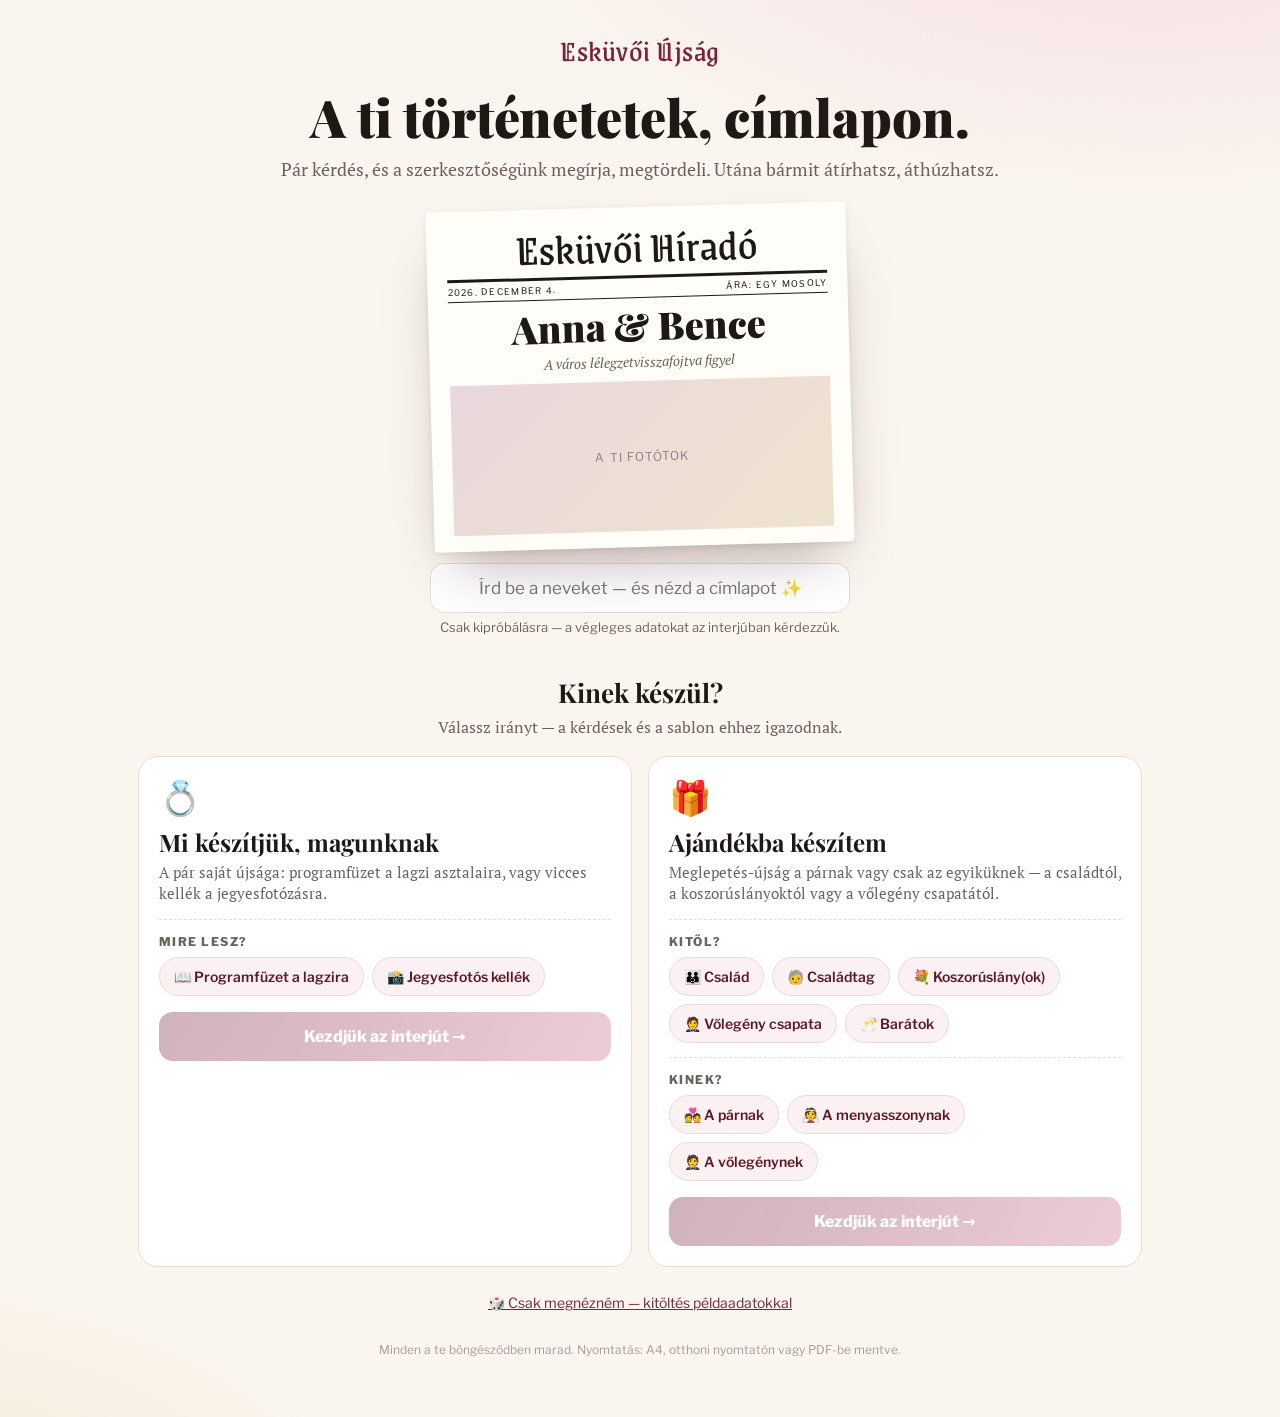
<file: index.html>
<!DOCTYPE html>
<html lang="hu">
<head>
<meta charset="UTF-8">
<meta name="viewport" content="width=device-width, initial-scale=1.0, viewport-fit=cover">
<title>Esküvői Újság — v2</title>
<meta name="description" content="Esküvői újság percek alatt: a párnak programfüzetnek vagy jegyesfotós kelléknek, vagy ajándékba a családtól, a koszorúslányoktól, a vőlegény csapatától.">
<link rel="icon" href="data:image/svg+xml,%3Csvg xmlns='http://www.w3.org/2000/svg' viewBox='0 0 100 100'%3E%3Ctext y='.9em' font-size='90'%3E📰%3C/text%3E%3C/svg%3E">
<link rel="preconnect" href="https://fonts.googleapis.com">
<link rel="preconnect" href="https://fonts.gstatic.com" crossorigin>
<link href="https://fonts.googleapis.com/css2?family=Grenze+Gotisch:wght@700&family=Playfair+Display:ital,wght@0,700;0,900;1,700&family=PT+Serif:ital,wght@0,400;0,700;1,400&family=Libre+Franklin:wght@400;600;800&display=swap" rel="stylesheet">
<style>
/* =====================================================================
   ALAP / APP-HÉJ
   ===================================================================== */
:root{
  --ink:#1d1915; --soft:#6b625b; --claret:#7a2338; --claret-d:#5c1828; --rose:#c9708a;
  --blush:#fbf1f3; --cream:#faf6ef; --gold:#b08a3e; --line:#e8dcd8; --ok:#2f7d4f;
  --ui:'Libre Franklin',system-ui,sans-serif; --serif:'PT Serif',Georgia,serif;
  --disp:'Playfair Display',Georgia,serif; --mast:'Grenze Gotisch','Playfair Display',serif;
}
*{box-sizing:border-box}
html,body{margin:0;height:100%}
body{font-family:var(--ui);color:var(--ink);background:var(--cream);-webkit-font-smoothing:antialiased;-webkit-tap-highlight-color:transparent}
button{font-family:inherit;cursor:pointer}
input,textarea,select{font-family:inherit;font-size:16px}
.screen{display:none;min-height:100%}
.screen.on{display:block}
.hidden{display:none!important}

/* ---------- Kezdőlap ---------- */
#home{background:
  radial-gradient(1200px 600px at 90% -10%,#f6dbe3 0,transparent 60%),
  radial-gradient(900px 500px at -10% 110%,#f3e6cf 0,transparent 60%),var(--cream)}
.home-wrap{max-width:1040px;margin:0 auto;padding:28px 18px 60px}
.brand{font-family:var(--mast);font-size:30px;color:var(--claret);text-align:center;letter-spacing:.5px}
.hero{text-align:center;margin:18px auto 26px;max-width:720px}
.hero h1{font-family:var(--disp);font-weight:900;font-size:clamp(30px,6vw,52px);line-height:1.05;margin:0 0 12px}
.hero p{font-family:var(--serif);font-size:18px;color:var(--soft);margin:0}
.live-cover{margin:26px auto 8px;max-width:420px;position:relative}
.live-cover .paper{background:#fffdf8;border-radius:4px;box-shadow:0 30px 60px -20px rgba(60,20,30,.35),0 2px 6px rgba(0,0,0,.08);padding:18px 20px 16px;transform:rotate(-1.6deg);transition:transform .4s}
.live-cover:hover .paper{transform:rotate(0)}
.lc-mast{font-family:var(--mast);font-size:44px;text-align:center;line-height:1;border-bottom:3px solid var(--ink);padding-bottom:6px}
.lc-bar{display:flex;justify-content:space-between;font-size:9px;letter-spacing:.14em;text-transform:uppercase;border-bottom:1px solid var(--ink);padding:4px 0;margin-bottom:8px}
.lc-names{font-family:var(--disp);font-weight:900;font-size:38px;text-align:center;line-height:1.05;min-height:42px;word-break:break-word}
.lc-sub{font-family:var(--serif);font-style:italic;text-align:center;color:var(--soft);font-size:14px;margin-top:4px}
.lc-photo{height:150px;margin-top:10px;background:linear-gradient(135deg,#e9d7dc,#efe3cf);display:flex;align-items:center;justify-content:center;color:#9a7d86;font-size:12px;letter-spacing:.1em;text-transform:uppercase}
.lc-input{display:block;margin:16px auto 0;width:100%;max-width:420px;padding:14px 16px;border-radius:14px;border:1.5px solid var(--line);background:#fff;text-align:center;font-size:17px}
.lc-input:focus{outline:none;border-color:var(--rose)}
.lc-hint{text-align:center;color:var(--soft);font-size:13px;margin-top:6px}
.sec-h{font-family:var(--disp);font-size:26px;text-align:center;margin:40px 0 6px}
.sec-p{text-align:center;color:var(--soft);margin:0 0 18px;font-family:var(--serif)}
.dir-grid{display:grid;grid-template-columns:1fr 1fr;gap:16px}
@media(max-width:720px){.dir-grid{grid-template-columns:1fr}}
.dir{background:#fff;border:1.5px solid var(--line);border-radius:20px;padding:20px;text-align:left;transition:.2s;position:relative}
.dir:hover{border-color:var(--rose);transform:translateY(-2px);box-shadow:0 14px 30px -18px rgba(122,35,56,.5)}
.dir .ic{font-size:34px}
.dir h3{font-family:var(--disp);font-size:24px;margin:8px 0 4px}
.dir p{margin:0 0 14px;color:var(--soft);font-family:var(--serif);font-size:15px;line-height:1.45}
.opts{display:flex;flex-wrap:wrap;gap:8px}
.opt{border:1.5px solid var(--line);background:var(--blush);color:var(--claret-d);border-radius:999px;padding:10px 14px;font-weight:600;font-size:14px}
.opt:hover,.opt.sel{background:var(--claret);border-color:var(--claret);color:#fff}
.sub-q{margin-top:14px;padding-top:14px;border-top:1px dashed var(--line)}
.sub-q .lbl{font-size:12px;font-weight:800;letter-spacing:.12em;text-transform:uppercase;color:var(--soft);margin-bottom:8px}
.go-btn{margin-top:16px;width:100%;padding:15px;border-radius:14px;border:none;background:linear-gradient(120deg,var(--claret),var(--rose));color:#fff;font-weight:800;font-size:16px;box-shadow:0 10px 24px -12px rgba(122,35,56,.8)}
.go-btn:disabled{opacity:.35;box-shadow:none;cursor:default}
.resume{display:flex;align-items:center;gap:12px;justify-content:space-between;background:#fff;border:1.5px solid var(--gold);border-radius:16px;padding:12px 16px;margin:0 auto 10px;max-width:720px}
.resume b{font-family:var(--disp)}
.resume button{border:none;background:var(--ink);color:#fff;border-radius:10px;padding:10px 14px;font-weight:700}
.demo-link{display:block;margin:26px auto 0;background:none;border:none;color:var(--claret);text-decoration:underline;font-size:14px}
.foot{text-align:center;color:#a99;font-size:12px;margin-top:30px}

/* ---------- Interjú ---------- */
#interview{background:var(--cream)}
.iv-top{position:sticky;top:0;z-index:5;background:rgba(250,246,239,.94);backdrop-filter:blur(8px);border-bottom:1px solid var(--line);padding:10px 14px}
.iv-top-row{display:flex;align-items:center;gap:10px;max-width:720px;margin:0 auto}
.iv-top .back{border:none;background:none;font-size:14px;color:var(--soft);padding:6px}
.iv-title{flex:1;font-family:var(--disp);font-weight:700;font-size:17px;text-align:center}
.iv-prog{height:4px;background:var(--line);border-radius:4px;max-width:720px;margin:8px auto 0;overflow:hidden}
.iv-prog i{display:block;height:100%;width:0;background:linear-gradient(90deg,var(--claret),var(--rose));transition:width .4s}
.thread{max-width:720px;margin:0 auto;padding:18px 14px 260px}
.msg{display:flex;margin:10px 0;animation:pop .28s ease-out}
@keyframes pop{from{opacity:0;transform:translateY(6px)}to{opacity:1;transform:none}}
.msg.bot .bub{background:#fff;border:1px solid var(--line);border-radius:4px 18px 18px 18px}
.msg.me{justify-content:flex-end}
.msg.me .bub{background:var(--claret);color:#fff;border-radius:18px 4px 18px 18px;white-space:pre-wrap}
.bub{max-width:86%;padding:11px 15px;font-size:16px;line-height:1.45;font-family:var(--serif)}
.bub .tip{display:block;font-family:var(--ui);font-size:12.5px;color:var(--soft);margin-top:6px}
.msg.me .bub img{width:56px;height:56px;object-fit:cover;border-radius:8px;margin:2px}
.avatar{width:30px;height:30px;border-radius:50%;background:var(--ink);color:#fff;display:flex;align-items:center;justify-content:center;font-size:15px;margin-right:8px;flex-shrink:0}
.typing span{display:inline-block;width:7px;height:7px;border-radius:50%;background:#c9b8bd;margin:0 2px;animation:blink 1s infinite}
.typing span:nth-child(2){animation-delay:.15s}.typing span:nth-child(3){animation-delay:.3s}
@keyframes blink{0%,80%,100%{opacity:.25}40%{opacity:1}}
.composer{position:fixed;left:0;right:0;bottom:0;z-index:6;background:#fff;border-top:1px solid var(--line);padding:12px 14px calc(12px + env(safe-area-inset-bottom));box-shadow:0 -10px 30px -20px rgba(0,0,0,.3)}
.composer-in{max-width:720px;margin:0 auto}
.composer textarea,.composer input[type=text],.composer input[type=date]{width:100%;border:1.5px solid var(--line);border-radius:14px;padding:12px 14px;resize:none;background:var(--cream)}
.composer textarea:focus,.composer input:focus{outline:none;border-color:var(--rose);background:#fff}
.composer .row{display:flex;gap:8px;margin-top:10px;align-items:center}
.composer .chips{display:flex;flex-wrap:wrap;gap:6px;margin-bottom:10px}
.chip{border:1.5px solid var(--line);background:var(--blush);color:var(--claret-d);border-radius:999px;padding:8px 12px;font-size:14px;font-weight:600}
.chip:hover{border-color:var(--rose)}
.btn{border:none;border-radius:12px;padding:12px 16px;font-weight:700;font-size:15px}
.btn.pri{background:var(--claret);color:#fff;flex:1}
.btn.ghost{background:transparent;color:var(--soft);border:1.5px solid var(--line)}
.btn:disabled{opacity:.4}
.thumbs{display:flex;gap:8px;flex-wrap:wrap;margin-bottom:8px}
.thumbs div{position:relative}
.thumbs img{width:64px;height:64px;object-fit:cover;border-radius:10px;border:2px solid #fff;box-shadow:0 2px 6px rgba(0,0,0,.15)}
.thumbs b{position:absolute;top:-6px;right:-6px;background:var(--ink);color:#fff;border-radius:50%;width:20px;height:20px;font-size:12px;display:flex;align-items:center;justify-content:center;cursor:pointer}
.upl{display:flex;align-items:center;justify-content:center;gap:8px;border:2px dashed var(--rose);border-radius:14px;padding:16px;color:var(--claret);font-weight:700;background:var(--blush)}

/* ---------- Generálás ("szerkesztőség") ---------- */
#gen{position:fixed;inset:0;z-index:50;background:var(--ink);color:#f4ece4;display:none;align-items:center;justify-content:center;flex-direction:column;text-align:center;padding:24px}
#gen.on{display:flex}
.press{width:120px;height:90px;position:relative;margin-bottom:26px}
.press .sheet{position:absolute;left:20px;width:80px;height:56px;background:#fffdf8;border-radius:2px;box-shadow:0 4px 12px rgba(0,0,0,.4);animation:feed 1.6s infinite linear}
.press .sheet:nth-child(2){animation-delay:.53s}.press .sheet:nth-child(3){animation-delay:1.06s}
.press .sheet::before{content:"";position:absolute;inset:8px;background:repeating-linear-gradient(#cfc6bd 0 2px,transparent 2px 7px)}
@keyframes feed{0%{top:-10px;opacity:0;transform:rotate(-4deg)}20%{opacity:1}100%{top:60px;opacity:0;transform:rotate(3deg)}}
#gen h2{font-family:var(--disp);font-size:28px;margin:0 0 8px}
#genLine{font-family:var(--serif);font-style:italic;color:#c9bdb3;min-height:24px}
.gen-bar{width:240px;height:4px;background:#3b332d;border-radius:4px;margin-top:18px;overflow:hidden}
.gen-bar i{display:block;height:100%;width:0;background:var(--gold);transition:width .3s}

/* ---------- Stúdió (előnézet + szerkesztő) ---------- */
#studio{background:#5d5650 url("data:image/svg+xml,%3Csvg xmlns='http://www.w3.org/2000/svg' width='120' height='120'%3E%3Cfilter id='n'%3E%3CfeTurbulence baseFrequency='.9' numOctaves='2'/%3E%3C/filter%3E%3Crect width='120' height='120' filter='url(%23n)' opacity='.05'/%3E%3C/svg%3E")}
.st-top{position:sticky;top:0;z-index:20;background:#fffdf8;border-bottom:1px solid #ddd2c8;box-shadow:0 6px 20px -14px rgba(0,0,0,.5)}
.st-row{display:flex;align-items:center;gap:6px;padding:8px 10px;max-width:1200px;margin:0 auto;overflow-x:auto;scrollbar-width:none}
.st-row::-webkit-scrollbar{display:none}
.tb{flex-shrink:0;border:1.5px solid var(--line);background:#fff;border-radius:10px;padding:8px 11px;font-weight:700;font-size:13px;color:var(--ink);white-space:nowrap}
.tb:hover{border-color:var(--rose)}
.tb.pri{background:var(--claret);border-color:var(--claret);color:#fff}
.tb.on{background:var(--ink);border-color:var(--ink);color:#fff}
.tb:disabled{opacity:.35}
.st-sep{width:1px;height:24px;background:var(--line);flex-shrink:0;margin:0 2px}
.st-title{font-family:var(--mast);font-size:22px;color:var(--claret);margin-right:6px;flex-shrink:0}
.st-save{font-size:12px;color:var(--ok);flex-shrink:0;margin-left:auto;padding-left:8px}
.adv-bar{display:none;border-top:1px solid #eee3da;background:#fbf7f1}
.adv-on .adv-bar{display:block}
.pages{padding:22px 10px 140px;display:flex;flex-direction:column;align-items:center;gap:26px}
.page-holder{position:relative}
.page-label{position:absolute;top:-18px;left:0;font-size:11px;color:#d8cfc6;letter-spacing:.1em;text-transform:uppercase}
.hint-strip{max-width:794px;margin:14px auto 0;color:#efe7df;font-size:13px;text-align:center;padding:0 12px;line-height:1.45}
.hint-strip b{color:#fff}

/* A4-es oldal: belső koordináták 794×1123 px (96 dpi-n pont A4) */
.page{position:absolute;left:0;top:0;width:794px;height:1123px;background:#fffdf8;transform-origin:0 0;overflow:hidden;
  box-shadow:0 30px 60px -25px rgba(0,0,0,.6),0 2px 4px rgba(0,0,0,.2)}
.page::after{content:"";position:absolute;inset:0;pointer-events:none;z-index:9999;
  background:url("data:image/svg+xml,%3Csvg xmlns='http://www.w3.org/2000/svg' width='200' height='200'%3E%3Cfilter id='n'%3E%3CfeTurbulence baseFrequency='.75' numOctaves='3'/%3E%3CfeColorMatrix values='0 0 0 0 .4 0 0 0 0 .3 0 0 0 0 .2 0 0 0 .06 0'/%3E%3C/filter%3E%3Crect width='200' height='200' filter='url(%23n)'/%3E%3C/svg%3E")}
.page.reveal{animation:reveal .7s cubic-bezier(.2,.8,.2,1) both}
@keyframes reveal{from{opacity:0;transform:perspective(1400px) rotateX(18deg) translateY(40px) scale(var(--sc))}to{opacity:1;transform:scale(var(--sc))}}

.el{position:absolute}
.el .tx{width:100%;height:100%;overflow:hidden;display:flex;flex-direction:column}
.el .txi{outline:none;min-height:1em;word-wrap:break-word;hyphens:auto;-webkit-hyphens:auto}
.el .txi p{margin:0 0 .55em}
.el .txi p:last-child{margin-bottom:0}
.el.dropcap .txi p:first-child::first-letter{float:left;font-family:var(--disp);font-weight:900;font-size:3.3em;line-height:.82;padding:5px 7px 0 0;color:var(--claret)}
.el img{width:100%;height:100%;object-fit:cover;display:block}
.el .ph{width:100%;height:100%;display:flex;flex-direction:column;align-items:center;justify-content:center;gap:6px;
  background:repeating-linear-gradient(135deg,#efe6dc 0 10px,#f4ece3 10px 20px);color:#8f7c70;font:700 13px var(--ui);letter-spacing:.08em;text-transform:uppercase;text-align:center;padding:10px}
.el .ph .plus{width:42px;height:42px;border-radius:50%;border:2px solid #b8a597;display:flex;align-items:center;justify-content:center;font-size:24px;font-weight:400}
.el.line{background:var(--ink)}
/* belső formázók */
.np-tl{display:flex;gap:14px;align-items:baseline;padding:7px 0;border-bottom:1px dotted #b9aea5}
.np-tl b{font-family:var(--disp);font-size:1.15em;min-width:3.4em;color:var(--claret)}
.np-ul{margin:0;padding-left:1.1em}.np-ul li{margin:0 0 .45em}
.np-q{display:flex;gap:10px;align-items:flex-start;padding:7px 0;border-bottom:1px solid #e2d8cf}
.np-q .bx{flex-shrink:0;width:1em;height:1em;border:1.5px solid currentColor;margin-top:.2em}
.np-q .ih{margin-left:auto;flex-shrink:0;font:800 .7em var(--ui);letter-spacing:.12em;opacity:.7;padding-top:.3em}
.np-fact{padding:6px 0 6px;border-bottom:1px dashed #a99}
.np-fact i{font:800 .62em var(--ui);letter-spacing:.16em;color:var(--claret);display:block;font-style:normal}
.np-lines{height:100%;background:repeating-linear-gradient(transparent 0 33px,#c8bcb2 33px 34px)}

/* egyszerű mód: kattintható */
.mode-simple .el.t-text,.mode-simple .el.t-img{cursor:pointer}
.mode-simple .el.t-text:hover{outline:2px dashed rgba(201,112,138,.7);outline-offset:3px}
.mode-simple .el.t-img:hover{outline:3px solid rgba(201,112,138,.8)}
.mode-simple .el.fixed:hover{outline:none;cursor:default}

/* haladó mód */
.mode-adv .el{cursor:move}
.mode-adv .el:hover{outline:1px solid rgba(80,140,255,.6)}
.mode-adv .el.editing{cursor:text;outline:2px solid #4b8cff}
.sel-box{position:absolute;border:2px solid #4b8cff;pointer-events:none;z-index:9000}
.sel-box .h{position:absolute;width:14px;height:14px;background:#fff;border:2px solid #4b8cff;border-radius:50%;pointer-events:auto;touch-action:none}
.guide{position:absolute;background:#ff3d8b;z-index:8999;pointer-events:none}
.ctx-bar{position:fixed;left:50%;bottom:calc(14px + env(safe-area-inset-bottom));transform:translateX(-50%);z-index:30;background:var(--ink);border-radius:16px;padding:7px;display:none;gap:4px;max-width:calc(100vw - 16px);overflow-x:auto;box-shadow:0 14px 40px -10px rgba(0,0,0,.6);scrollbar-width:none}
.ctx-bar::-webkit-scrollbar{display:none}
.ctx-bar.on{display:flex}
.cb{flex-shrink:0;border:none;background:transparent;color:#fff;border-radius:10px;padding:9px 10px;font-weight:700;font-size:13px;white-space:nowrap}
.cb:hover{background:rgba(255,255,255,.12)}
.cb.danger{color:#ff9aa9}
.cb-sep{width:1px;background:rgba(255,255,255,.18);margin:4px 2px;flex-shrink:0}
.swatch{width:22px;height:22px;border-radius:50%;border:2px solid rgba(255,255,255,.5);flex-shrink:0;margin:6px 3px;cursor:pointer}

/* ---------- Szöveg-lap (egyszerű szerkesztés) ---------- */
.sheet-bg{position:fixed;inset:0;background:rgba(20,12,15,.5);z-index:60;display:none;align-items:flex-end;justify-content:center}
.sheet-bg.on{display:flex}
.sheet{background:#fff;width:100%;max-width:640px;border-radius:22px 22px 0 0;padding:18px 18px calc(18px + env(safe-area-inset-bottom));animation:up .25s ease-out;max-height:92vh;overflow:auto}
@media(min-width:700px){.sheet-bg{align-items:center}.sheet{border-radius:22px}}
@keyframes up{from{transform:translateY(40px);opacity:0}to{transform:none;opacity:1}}
.sheet h3{margin:0 0 4px;font-family:var(--disp);font-size:21px}
.sheet .hint{color:var(--soft);font-size:13px;margin-bottom:10px}
.sheet textarea{width:100%;min-height:170px;border:1.5px solid var(--line);border-radius:14px;padding:12px 14px;font-family:var(--serif);font-size:16px;line-height:1.5;resize:vertical}
.sheet textarea:focus{outline:none;border-color:var(--rose)}
.sheet .row{display:flex;gap:8px;margin-top:12px;flex-wrap:wrap}
.ai-btn{background:linear-gradient(120deg,#6b4bd8,#b05bd6);color:#fff}

.toast{position:fixed;left:50%;top:70px;transform:translateX(-50%);background:var(--ink);color:#fff;padding:10px 16px;border-radius:12px;font-size:14px;z-index:99;opacity:0;transition:.25s;pointer-events:none;max-width:90vw;text-align:center}
.toast.on{opacity:1}

/* ---------- Nyomtatás ---------- */
@page{size:A4 portrait;margin:0}
@media print{
  html,body{background:#fff!important;height:auto}
  .noprint,.st-top,.ctx-bar,.sheet-bg,.toast,.hint-strip,.page-label,.sel-box,.guide,#home,#interview,#gen{display:none!important}
  #studio{display:block!important;background:none!important}
  .pages{padding:0!important;gap:0!important;display:block!important}
  .page-holder{width:210mm!important;height:297mm!important;break-after:page;page-break-after:always;overflow:hidden}
  .page-holder:last-child{break-after:auto;page-break-after:auto}
  .page{transform:none!important;box-shadow:none!important;animation:none!important}
  .page::after{display:none}
  .el{outline:none!important}
  .el .ph{background:#f3ede6!important}
  .el .ph *{display:none!important}
}
</style>
</head>
<body>

<!-- =====================================================================
     KEZDŐLAP
     ===================================================================== -->
<section class="screen on" id="home">
 <div class="home-wrap">
  <div class="brand">Esküvői Újság</div>
  <div class="hero">
    <h1>A ti történetetek, címlapon.</h1>
    <p>Pár kérdés, és a szerkesztőségünk megírja, megtördeli. Utána bármit átírhatsz, áthúzhatsz.</p>
  </div>

  <div id="resumeBox"></div>

  <div class="live-cover" aria-hidden="true">
    <div class="paper">
      <div class="lc-mast">Esküvői Híradó</div>
      <div class="lc-bar"><span id="lcDate">Alkalmi kiadás</span><span>Ára: egy mosoly</span></div>
      <div class="lc-names" id="lcNames">Anna &amp; Bence</div>
      <div class="lc-sub">A város lélegzetvisszafojtva figyel</div>
      <div class="lc-photo">a ti fotótok</div>
    </div>
  </div>
  <input class="lc-input" id="lcInput" type="text" maxlength="60" placeholder="Írd be a neveket — és nézd a címlapot ✨" autocomplete="off">
  <div class="lc-hint">Csak kipróbálásra — a végleges adatokat az interjúban kérdezzük.</div>

  <h2 class="sec-h">Kinek készül?</h2>
  <p class="sec-p">Válassz irányt — a kérdések és a sablon ehhez igazodnak.</p>

  <div class="dir-grid">
    <div class="dir" id="dirCouple">
      <div class="ic">💍</div>
      <h3>Mi készítjük, magunknak</h3>
      <p>A pár saját újsága: programfüzet a lagzi asztalaira, vagy vicces kellék a jegyesfotózásra.</p>
      <div class="sub-q">
        <div class="lbl">Mire lesz?</div>
        <div class="opts" data-group="purpose">
          <button class="opt" data-v="program">📖 Programfüzet a lagzira</button>
          <button class="opt" data-v="prop">📸 Jegyesfotós kellék</button>
        </div>
      </div>
      <button class="go-btn" id="goCouple" disabled>Kezdjük az interjút →</button>
    </div>

    <div class="dir" id="dirGift">
      <div class="ic">🎁</div>
      <h3>Ajándékba készítem</h3>
      <p>Meglepetés-újság a párnak vagy csak az egyiküknek — a családtól, a koszorúslányoktól vagy a vőlegény csapatától.</p>
      <div class="sub-q">
        <div class="lbl">Kitől?</div>
        <div class="opts" data-group="giver">
          <button class="opt" data-v="family">👪 Család</button>
          <button class="opt" data-v="relative">🧓 Családtag</button>
          <button class="opt" data-v="bridesmaids">💐 Koszorúslány(ok)</button>
          <button class="opt" data-v="groomsmen">🤵 Vőlegény csapata</button>
          <button class="opt" data-v="friends">🥂 Barátok</button>
        </div>
      </div>
      <div class="sub-q">
        <div class="lbl">Kinek?</div>
        <div class="opts" data-group="recipient">
          <button class="opt" data-v="couple">💑 A párnak</button>
          <button class="opt" data-v="bride">👰 A menyasszonynak</button>
          <button class="opt" data-v="groom">🤵 A vőlegénynek</button>
        </div>
      </div>
      <button class="go-btn" id="goGift" disabled>Kezdjük az interjút →</button>
    </div>
  </div>

  <button class="demo-link" id="demoBtn">🎲 Csak megnézném — kitöltés példaadatokkal</button>
  <div class="foot">Minden a te böngésződben marad. Nyomtatás: A4, otthoni nyomtatón vagy PDF-be mentve.</div>
 </div>
</section>

<!-- =====================================================================
     INTERJÚ
     ===================================================================== -->
<section class="screen" id="interview">
  <div class="iv-top">
    <div class="iv-top-row">
      <button class="back" id="ivBack">← Vissza</button>
      <div class="iv-title" id="ivTitle">Interjú</div>
      <span style="width:60px"></span>
    </div>
    <div class="iv-prog"><i id="ivProg"></i></div>
  </div>
  <div class="thread" id="thread"></div>
  <div class="composer" id="composer"><div class="composer-in" id="composerIn"></div></div>
</section>

<div id="gen">
  <div class="press"><div class="sheet"></div><div class="sheet"></div><div class="sheet"></div></div>
  <h2>A szerkesztőség dolgozik…</h2>
  <div id="genLine">Interjú átírása</div>
  <div class="gen-bar"><i id="genBar"></i></div>
</div>

<!-- =====================================================================
     STÚDIÓ
     ===================================================================== -->
<section class="screen" id="studio">
  <div class="st-top noprint">
    <div class="st-row">
      <span class="st-title">Esküvői Újság</span>
      <button class="tb" id="tbHome">🏠</button>
      <button class="tb" id="tbInterview">💬 Interjú</button>
      <button class="tb" id="tbAdv">🎨 Haladó szerkesztő</button>
      <button class="tb pri" id="tbPrint">🖨️ Nyomtatás / PDF</button>
      <button class="tb" id="tbExport">💾 Mentés fájlba</button>
      <button class="tb" id="tbImport">📂 Megnyitás</button>
      <span class="st-save" id="saveState">✓ Mentve</span>
    </div>
    <div class="adv-bar">
      <div class="st-row">
        <button class="tb" id="tbUndo" title="Visszavonás (Ctrl+Z)">↶</button>
        <button class="tb" id="tbRedo" title="Újra (Ctrl+Y)">↷</button>
        <span class="st-sep"></span>
        <button class="tb" data-add="text">＋ Szöveg</button>
        <button class="tb" data-add="heading">＋ Címsor</button>
        <button class="tb" data-add="img">＋ Kép</button>
        <button class="tb" data-add="line">＋ Vonal</button>
        <button class="tb" data-add="box">＋ Doboz</button>
        <span class="st-sep"></span>
        <button class="tb" id="tbAddPage">＋ Oldal</button>
        <button class="tb" id="tbPageUp">Oldal ↑</button>
        <button class="tb" id="tbPageDown">Oldal ↓</button>
        <button class="tb" id="tbDelPage">🗑 Oldal</button>
      </div>
    </div>
  </div>
  <div class="hint-strip noprint" id="hintStrip"></div>
  <div class="pages" id="pages"></div>
</section>

<div class="ctx-bar noprint" id="ctxBar"></div>

<div class="sheet-bg noprint" id="sheetBg">
  <div class="sheet">
    <h3 id="shTitle">Szöveg szerkesztése</h3>
    <div class="hint" id="shHint"></div>
    <textarea id="shText"></textarea>
    <div class="row">
      <button class="btn ai-btn" id="shAi">✨ Írd szebbre</button>
      <button class="btn ghost" id="shCancel">Mégse</button>
      <button class="btn pri" id="shSave">Kész</button>
    </div>
  </div>
</div>

<input type="file" id="fileImg" accept="image/*" class="hidden">
<input type="file" id="fileJson" accept=".json,application/json" class="hidden">
<div class="toast" id="toast"></div>

<script>
/* =====================================================================
   KONFIG
   ===================================================================== */
/* A v1-ben már működő Cloudflare Worker. Az ALLOWED_ORIGINS-ben szerepel a
   https://tpatrikjanos-create.github.io, így a GitHub Pages-en futó v2-ről is hívható.
   Ha nem érhető el (pl. file:// alól), minden szöveg az interjú-válaszokból áll össze. */
var AI_URL='https://ujsag.tpatrikjanos.workers.dev/';
var PW=794, PH=1123, M=50;          /* oldal belső mérete px-ben (A4 @96dpi), margó */
var LS_KEY='ujsagv2_project';

/* =====================================================================
   SEGÉDEK
   ===================================================================== */
function $(id){return document.getElementById(id);}
function esc(s){return String(s==null?'':s).replace(/&/g,'&amp;').replace(/</g,'&lt;').replace(/>/g,'&gt;').replace(/"/g,'&quot;');}
function uid(){return Math.random().toString(36).slice(2,9);}
function clone(o){return JSON.parse(JSON.stringify(o));}
function toast(t,ms){var e=$('toast');e.textContent=t;e.classList.add('on');clearTimeout(e._t);e._t=setTimeout(function(){e.classList.remove('on');},ms||2200);}
function sleep(ms){return new Promise(function(r){setTimeout(r,ms);});}
function cap(s){s=String(s||'').trim();return s?s.charAt(0).toUpperCase()+s.slice(1):s;}
function sentence(s){s=cap(s);if(s&&!/[.!?…"”]$/.test(s))s+='.';return s;}
var HU_MONTHS=['január','február','március','április','május','június','július','augusztus','szeptember','október','november','december'];
var HU_DAYS=['vasárnap','hétfő','kedd','szerda','csütörtök','péntek','szombat'];
function fmtDate(iso,withDay){
  if(!iso)return '';
  var m=/^(\d{4})-(\d{2})-(\d{2})$/.exec(iso); if(!m)return iso;
  var d=new Date(+m[1],+m[2]-1,+m[3]);
  return m[1]+'. '+HU_MONTHS[d.getMonth()]+' '+(+m[3])+'.'+(withDay?', '+HU_DAYS[d.getDay()]:'');
}
function htmlToText(h){
  var d=document.createElement('div');
  d.innerHTML=String(h||'').replace(/<br\s*\/?>/gi,'\n').replace(/<\/(p|div|li)>/gi,'\n');
  return d.textContent.replace(/\n{3,}/g,'\n\n').trim();
}

/* ---------- képek: IndexedDB (a localStorage 5 MB-ja kevés lenne) ---------- */
var IMG={}; /* id -> dataURL cache */
var idb=null;
function idbOpen(){
  return new Promise(function(res){
    try{
      var r=indexedDB.open('ujsagv2',1);
      r.onupgradeneeded=function(){r.result.createObjectStore('imgs');};
      r.onsuccess=function(){idb=r.result;res();};
      r.onerror=function(){res();};
    }catch(e){res();}
  });
}
function idbPut(id,data){
  IMG[id]=data;
  if(!idb)return Promise.resolve();
  return new Promise(function(res){var tx=idb.transaction('imgs','readwrite');tx.objectStore('imgs').put(data,id);tx.oncomplete=res;tx.onerror=res;});
}
function idbGet(id){
  if(IMG[id])return Promise.resolve(IMG[id]);
  if(!idb)return Promise.resolve(null);
  return new Promise(function(res){var r=idb.transaction('imgs').objectStore('imgs').get(id);r.onsuccess=function(){if(r.result)IMG[id]=r.result;res(r.result||null);};r.onerror=function(){res(null);};});
}
function loadImageFile(file){
  return new Promise(function(res,rej){
    var fr=new FileReader();
    fr.onload=function(){
      var im=new Image();
      im.onload=function(){
        var max=1800,w=im.naturalWidth,h=im.naturalHeight,k=Math.min(1,max/Math.max(w,h));
        var c=document.createElement('canvas');c.width=Math.round(w*k);c.height=Math.round(h*k);
        c.getContext('2d').drawImage(im,0,0,c.width,c.height);
        var id='img_'+uid(); var data=c.toDataURL('image/jpeg',.86);
        idbPut(id,data).then(function(){res(id);});
      };
      im.onerror=rej; im.src=fr.result;
    };
    fr.onerror=rej; fr.readAsDataURL(file);
  });
}

/* =====================================================================
   ÁLLAPOT
   ===================================================================== */
var P=null; /* a projekt */
function newProject(sc){
  return {v:2,id:uid(),mode:sc.mode,purpose:sc.purpose||null,giver:sc.giver||null,recipient:sc.recipient||null,
          answers:{},texts:{},doc:null,createdAt:Date.now(),updatedAt:Date.now()};
}
var saveT=null;
function save(){
  if(!P)return;
  P.updatedAt=Date.now();
  $('saveState').textContent='… mentés';
  clearTimeout(saveT);
  saveT=setTimeout(function(){
    try{localStorage.setItem(LS_KEY,JSON.stringify(P));$('saveState').textContent='✓ Mentve';}
    catch(e){$('saveState').textContent='⚠ Nem sikerült menteni';}
  },400);
}
function loadSaved(){try{var r=localStorage.getItem(LS_KEY);return r?JSON.parse(r):null;}catch(e){return null;}}

/* =====================================================================
   SZÖVEGEK A FORGATÓKÖNYVEKHEZ
   ===================================================================== */
var GIVER_LABEL={family:'a család',relative:'egy családtag',bridesmaids:'a koszorúslányok',groomsmen:'a vőlegény csapata',friends:'a barátok'};
var GIVER_TONE={family:'meleg, szeretetteljes, kicsit nosztalgikus',relative:'meleg, személyes, kedves humorral',
  bridesmaids:'pimasz, vidám, csajos humorral, de szeretettel',groomsmen:'haverkodós, ugratós, férfias humorral, de szeretettel',friends:'vidám, ugratós, baráti'};
function scenarioName(p){
  if(p.mode==='couple')return p.purpose==='prop'?'Jegyesfotós kellék':'Programfüzet a lagzira';
  var r={couple:'a párnak',bride:'a menyasszonynak',groom:'a vőlegénynek'}[p.recipient];
  return 'Ajándék '+r;
}
function subjectWord(p){ /* "neki" / "nekik" */
  return p.mode==='gift'&&p.recipient!=='couple'?{nom:'ő',dat:'neki',acc:'őt',poss:'vele'}:{nom:'ők',dat:'nekik',acc:'őket',poss:'velük'};
}

/* =====================================================================
   INTERJÚ-KÉRDÉSEK
   type: text | long | date | list | choice | photo
   ===================================================================== */
var DEFAULT_SCHEDULE='14:30 Vendégvárás, welcome ital\n15:00 Szertartás\n16:00 Gratulációk, csoportkép\n18:00 Vacsora\n20:30 Nyitótánc\n22:00 Torta\n23:59 Menyecsketánc';
function questions(p){
  var Q=[];
  if(p.mode==='couple'){
    Q.push({k:'names',type:'text',req:1,ask:'Szia! Én leszek a riporteretek. 🎤 Kezdjük az alapokkal: hogy hívnak titeket?',ph:'pl. Anna & Bence',tip:'Ahogy a címlapon szerepeljen.'});
    if(p.purpose==='prop'){
      Q.push({k:'propDate',type:'date',ask:'Mikor volt a lánykérés?',chips:['Nem emlékszünk pontosan 🙈']});
      Q.push({k:'propPlace',type:'text',ask:'Hol történt?',ph:'pl. a Balaton-parton, naplementében'});
      Q.push({k:'proposal',type:'long',req:1,ask:'Meséljétek el, hogyan történt! Minden részlet jól jön — a riporter imádja a kínos pillanatokat.',ph:'Ki szervezte, mi ment félre, ki sírt…'});
      Q.push({k:'answer',type:'text',ask:'Mi volt a válasz pontosan? 😄',ph:'pl. „Igen, de állj fel, mert látnak!”',chips:['Igen!','Persze, hogy igen!']});
      Q.push({k:'date',type:'date',ask:'Megvan már az esküvő dátuma?',chips:['Még nincs']});
      Q.push({k:'photos',type:'photo',ask:'Ha van fotótok, töltsétek fel — a legjobb kerül a címlapra.',max:2});
    }else{
      Q.push({k:'date',type:'date',req:1,ask:'Mikor lesz a nagy nap?'});
      Q.push({k:'venue',type:'text',ask:'Hol lesz a lagzi?',ph:'pl. Budakeszi, Erdei Kúria'});
      Q.push({k:'meet',type:'long',req:1,ask:'Hogyan ismerkedtetek meg?',ph:'Hol, mikor, ki szólt először…'});
      Q.push({k:'firstDate',type:'long',ask:'Milyen volt az első randi? Történt valami emlékezetes?'});
      Q.push({k:'proposal',type:'long',ask:'És a lánykérés? Hol, hogyan?'});
      Q.push({k:'love',type:'long',ask:'Mit szerettek a legjobban egymásban? Egy-egy mondat mindkettőtöktől.'});
      Q.push({k:'schedule',type:'list',ask:'Mi lesz a nap menetrendje? Soronként: időpont és program.',ph:DEFAULT_SCHEDULE,chips:['Tipikus menetrend']});
      Q.push({k:'menu',type:'list',ask:'Mi lesz a menü? Soronként egy fogás. (kihagyható)',ph:'Húsleves\nRántott hús, töltött káposzta\nTorta'});
      Q.push({k:'quiz',type:'list',ask:'Kvíz a vendégeknek: írjatok 4–5 állítást magatokról — vannak igazak és hamisak is. Soronként egyet.',ph:'Bence már az első randin elaludt a moziban.\nAnna sosem evett még csigát.'});
      Q.push({k:'guestMsg',type:'long',ask:'Végül: mit üzentek a vendégeknek?'});
      Q.push({k:'photos',type:'photo',ask:'Töltsetek fel 1–3 fotót. Az első lesz a címlapon.',max:3});
    }
  }else{
    var r=p.recipient;
    if(r==='couple')Q.push({k:'names',type:'text',req:1,ask:'Szia! 🎁 Meglepetés-újságot készítünk. Kiknek szól?',ph:'pl. Anna & Bence'});
    else{
      Q.push({k:'names',type:'text',req:1,ask:'Szia! 🎁 Meglepetés-újságot készítünk. Hogy hívják '+(r==='bride'?'a menyasszonyt':'a vőlegényt')+'?',ph:r==='bride'?'pl. Anna':'pl. Bence'});
      Q.push({k:'partner',type:'text',ask:'És a párját?',ph:r==='bride'?'pl. Bence':'pl. Anna'});
    }
    Q.push({k:'occasion',type:'choice',req:1,ask:'Milyen alkalomra készül?',chips:['Esküvő','Lánybúcsú','Legénybúcsú','Eljegyzés','Évforduló']});
    Q.push({k:'date',type:'date',ask:'Mikor lesz?',chips:['Nem fontos']});
    Q.push({k:'from',type:'text',req:1,ask:'Kiktől szól? Így írjuk alá.',ph:p.giver==='bridesmaids'?'pl. A lányok: Kata, Réka, Zsófi':p.giver==='groomsmen'?'pl. A srácok: Dani, Gergő, Máté':'pl. Anya és Apa'});
    Q.push({k:'howKnow',type:'long',req:1,ask:'Honnan ismeritek '+(r==='couple'?'őket':'őt')+', és mióta?'});
    Q.push({k:'bestStory',type:'long',req:1,ask:'Mi a legjobb közös sztori '+(r==='couple'?'velük':'vele')+'?'});
    Q.push({k:'awkward',type:'long',ask:'És a legkínosabb — de szerethető — történet? 😏 (kihagyható)'});
    Q.push({k:'words',type:'text',ask:'Három szó, ami leírja '+(r==='couple'?'őket':'őt')+':',ph:'pl. hangos, hűséges, kávéfüggő'});
    Q.push({k:'facts',type:'list',ask:'Titkos akták: soronként néhány tény — lehet bolondos is.',ph:'Reggel 9 előtt nem beszélgethető.\nTitokban tud steppelni.'});
    Q.push({k:'wish',type:'long',req:1,ask:'Végül: mit kívántok '+(r==='couple'?'nekik':'neki')+'?'});
    Q.push({k:'photos',type:'photo',ask:'Töltsetek fel 1–3 fotót. Az első lesz a címlapon — régi, vicces képek a legjobbak!',max:3});
  }
  return Q;
}

/* =====================================================================
   INTERJÚ MOTOR
   ===================================================================== */
var IV={Q:[],i:0};
function startInterview(fresh){
  show('interview');
  IV.Q=questions(P); IV.i=0;
  $('ivTitle').textContent=scenarioName(P);
  $('thread').innerHTML='';
  if(!fresh){ /* meglévő válaszok visszajátszása */
    while(IV.i<IV.Q.length && P.answers[IV.Q[IV.i].k]!==undefined){
      botMsg(askText(IV.Q[IV.i]),true); meMsg(IV.Q[IV.i],P.answers[IV.Q[IV.i].k]); IV.i++;
    }
  }
  nextQ();
}
function askText(q){return typeof q.ask==='function'?q.ask(P):q.ask;}
function botMsg(t,instant,tip){
  var th=$('thread');
  var m=document.createElement('div');m.className='msg bot';
  m.innerHTML='<div class="avatar">📰</div><div class="bub">'+(instant?esc(t)+(tip?'<span class="tip">'+esc(tip)+'</span>':''):'<span class="typing"><span></span><span></span><span></span></span>')+'</div>';
  th.appendChild(m); scrollThread();
  if(instant)return Promise.resolve();
  return sleep(Math.min(900,300+t.length*6)).then(function(){m.querySelector('.bub').innerHTML=esc(t)+(tip?'<span class="tip">'+esc(tip)+'</span>':'');scrollThread();});
}
function meMsg(q,v){
  var th=$('thread'); var m=document.createElement('div');m.className='msg me';
  var html;
  if(q.type==='photo'){
    html=(v&&v.length)?v.map(function(id){return '<img data-img="'+id+'">';}).join(''):'<i>Most kihagyom</i>';
  }else if(v===''||v==null){html='<i>Kihagyom</i>';}
  else if(q.type==='date'&&/^\d{4}-/.test(v)){html=esc(fmtDate(v,true));}
  else html=esc(v);
  m.innerHTML='<div class="bub">'+html+'</div>';
  th.appendChild(m);
  m.querySelectorAll('img[data-img]').forEach(function(im){idbGet(im.getAttribute('data-img')).then(function(d){if(d)im.src=d;});});
  scrollThread();
}
function scrollThread(){setTimeout(function(){window.scrollTo({top:document.body.scrollHeight,behavior:'smooth'});},30);}
function progress(){$('ivProg').style.width=Math.round(IV.i/IV.Q.length*100)+'%';}

function nextQ(){
  progress();
  var box=$('composerIn'); box.innerHTML='';
  if(IV.i>=IV.Q.length){finishInterview();return;}
  var q=IV.Q[IV.i];
  botMsg(askText(q),false,q.tip).then(function(){renderComposer(q);});
}
function renderComposer(q){
  var box=$('composerIn'); var prev=P.answers[q.k];
  var html='';
  if(q.chips&&q.type!=='choice')html+='<div class="chips">'+q.chips.map(function(c){return '<button class="chip" data-chip="'+esc(c)+'">'+esc(c)+'</button>';}).join('')+'</div>';
  if(q.type==='choice'){
    html+='<div class="chips">'+q.chips.map(function(c){return '<button class="chip" data-pick="'+esc(c)+'">'+esc(c)+'</button>';}).join('')+'</div>';
    html+='<div class="row">'+(q.req?'':'<button class="btn ghost" data-skip>Kihagyom</button>')+'</div>';
  }else if(q.type==='photo'){
    html+='<div class="thumbs" id="ivThumbs"></div><label class="upl" for="ivFile">📷 Fotók kiválasztása</label><input id="ivFile" type="file" accept="image/*" multiple class="hidden">';
    html+='<div class="row"><button class="btn ghost" data-skip>Most kihagyom</button><button class="btn pri" data-send>Kész →</button></div>';
  }else{
    if(q.type==='long'||q.type==='list')html+='<textarea id="ivIn" rows="'+(q.type==='list'?5:4)+'" placeholder="'+esc(q.ph||'Írd ide…')+'"></textarea>';
    else if(q.type==='date')html+='<input id="ivIn" type="date">';
    else html+='<input id="ivIn" type="text" placeholder="'+esc(q.ph||'')+'" autocomplete="off">';
    html+='<div class="row">'+(IV.i>0?'<button class="btn ghost" data-prev title="Előző kérdés">←</button>':'')+(q.req?'':'<button class="btn ghost" data-skip>Kihagyom</button>')+'<button class="btn pri" data-send>Tovább →</button></div>';
  }
  box.innerHTML=html;
  var inp=$('ivIn');
  if(inp){
    if(prev!=null&&q.type!=='photo')inp.value=prev;
    setTimeout(function(){try{inp.focus({preventScroll:true});}catch(e){}},50);
    inp.addEventListener('keydown',function(e){if(e.key==='Enter'&&(q.type==='text'||q.type==='date'||e.ctrlKey||e.metaKey)){e.preventDefault();send();}});
  }
  var photos=(prev&&prev.slice)?prev.slice():[];
  function drawThumbs(){
    var t=$('ivThumbs');if(!t)return;t.innerHTML='';
    photos.forEach(function(id,ix){var d=document.createElement('div');d.innerHTML='<img><b>×</b>';t.appendChild(d);
      idbGet(id).then(function(s){d.querySelector('img').src=s;});
      d.querySelector('b').onclick=function(){photos.splice(ix,1);drawThumbs();};});
  }
  if(q.type==='photo'){
    drawThumbs();
    $('ivFile').onchange=function(e){
      var files=[].slice.call(e.target.files).slice(0,(q.max||3)-photos.length);
      if(!files.length){toast('Legfeljebb '+(q.max||3)+' fotó');return;}
      toast('Fotók feldolgozása…');
      Promise.all(files.map(loadImageFile)).then(function(ids){photos=photos.concat(ids);drawThumbs();});
      e.target.value='';
    };
  }
  function send(){
    var v;
    if(q.type==='photo')v=photos;
    else{v=(inp.value||'').trim(); if(q.req&&!v){inp.style.borderColor='#d33';toast('Erre szükségünk van 🙂');return;}}
    answer(q,v);
  }
  box.querySelectorAll('[data-chip]').forEach(function(b){b.onclick=function(){
    var c=b.getAttribute('data-chip');
    if(c==='Tipikus menetrend'){inp.value=DEFAULT_SCHEDULE;inp.focus();return;}
    if(q.type==='date'){answer(q,'');return;}
    answer(q,c);
  };});
  box.querySelectorAll('[data-pick]').forEach(function(b){b.onclick=function(){answer(q,b.getAttribute('data-pick'));};});
  var sk=box.querySelector('[data-skip]');if(sk)sk.onclick=function(){answer(q,q.type==='photo'?[]:'');};
  var sd=box.querySelector('[data-send]');if(sd)sd.onclick=send;
  var pv=box.querySelector('[data-prev]');if(pv)pv.onclick=prevQ;
}
function answer(q,v){
  P.answers[q.k]=v; save();
  $('composerIn').innerHTML='';
  meMsg(q,v);
  if(q.k==='names'&&v){
    var bits=v.split(/\s*(?:&|és|\+)\s*/);
    var reply=P.mode==='couple'?(bits.length>1?'Örvendek, '+bits[0]+' és '+bits[1]+'! Már látom a címlapot. ✨':'Szuper!'):'Remek, '+v+' imádni fogja. 🎉';
    IV.i++; botMsg(reply).then(nextQ); return;
  }
  IV.i++; nextQ();
}
function prevQ(){
  if(IV.i<=0)return;
  IV.i--; delete P.answers[IV.Q[IV.i].k];
  /* a szálból az utolsó kérdés+válasz párt és az aktuális kérdést vesszük ki */
  var th=$('thread');
  for(var n=0;n<3&&th.lastChild;n++)th.removeChild(th.lastChild);
  progress(); renderComposer(IV.Q[IV.i]);
  botMsg(askText(IV.Q[IV.i]),true);
}

/* =====================================================================
   AI SZÖVEGÍRÁS (Cloudflare Worker) + tartalék
   ===================================================================== */
function aiCall(context,currentText,short){
  var a=P.answers;
  var body={context:context,currentText:String(currentText||'').slice(0,1900),lang:'hu',
    names:a.names||'',date:a.date?fmtDate(a.date):'',venue:a.venue||a.propPlace||'',short:!!short};
  var ctl=('AbortController' in window)?new AbortController():null;
  var to=setTimeout(function(){if(ctl)ctl.abort();},25000);
  return fetch(AI_URL,{method:'POST',headers:{'Content-Type':'application/json'},body:JSON.stringify(body),signal:ctl?ctl.signal:undefined})
    .then(function(r){clearTimeout(to);if(!r.ok)throw new Error('http '+r.status);return r.json();})
    .then(function(j){var t=(j&&j.text||'').trim().replace(/^["„”]+|["„”]+$/g,'');if(!t)throw new Error('empty');return t;});
}
function voice(){
  if(P.mode==='couple')return 'A pár saját szemszögéből, többes szám első személyben (mi). ';
  var who=GIVER_LABEL[P.giver], tone=GIVER_TONE[P.giver];
  var about=P.recipient==='couple'?'a párról, harmadik személyben':(P.recipient==='bride'?'a menyasszonyról':'a vőlegényről')+', harmadik személyben';
  return 'Ajándék-újság, írója: '+who+'; '+about+'. Hangnem: '+tone+'. ';
}
/* Feladatlista: {key, ctx, src, short, fb (tartalék)} */
function aiJobs(){
  var a=P.answers, J=[];
  function job(key,ctx,src,short,fb){if(src&&String(src).trim())J.push({key:key,ctx:voice()+ctx,src:src,short:short,fb:fb});else P.texts[key]=fb;}
  if(P.mode==='couple'&&P.purpose!=='prop'){
    job('sub','Címlap-alcím az esküvőről, bulvárlap-stílusban, vicces, max 8 szó.',a.names+' összeházasodnak. '+(a.meet||''),1,'A város lélegzetvisszafojtva figyel');
    job('meet_h','Rövid, ütős újságcím az ismerkedésük történetéhez.',a.meet,1,'Így kezdődött');
    job('meet','Újságcikk (2 rövid bekezdés) arról, hogyan ismerkedtek meg.',a.meet,0,sentence(a.meet));
    job('first_h','Rövid, vicces újságcím az első randiról.',a.firstDate,1,'Az első randi');
    job('first','Rövid újságcikk (1 bekezdés) az első randiról.',a.firstDate,0,sentence(a.firstDate));
    job('prop_h','Rövid, drámai bulvár-újságcím a lánykérésről.',a.proposal,1,'Igent mondott!');
    job('prop','Újságcikk (1–2 bekezdés) a lánykérésről.',a.proposal,0,sentence(a.proposal));
    job('love','Rövid, szívből jövő rovat: mit szeretnek egymásban (2–4 mondat).',a.love,0,sentence(a.love));
    job('guest','Köszöntő üzenet a vendégeknek a programfüzet utolsó oldalára (2–4 mondat).',a.guestMsg,0,sentence(a.guestMsg)||'Köszönjük, hogy itt vagytok velünk ezen a napon! Egyetek, igyatok, táncoljatok — és ha valaki kérdezi, igen, tényleg ilyen boldogok vagyunk.');
  }else if(P.mode==='couple'){
    job('prop_h','Hatalmas, 2–4 szavas bulvár-szalagcím a lánykérésről, felkiáltójellel (pl. „IGENT MONDOTT!”).',a.proposal,1,'IGENT MONDOTT!');
    job('sub','Címlap-alcím a lánykérésről, max 10 szó, vicces.',a.proposal,1,'Szemtanúk szerint a térdelés is sikerült');
    job('prop','Rövid címlapsztori (1 bekezdés, max 70 szó) a lánykérésről, bulvár-stílusban.',a.proposal,0,sentence(a.proposal));
    job('story','Részletes, szórakoztató újságcikk (2–3 bekezdés) a lánykérésről, szemtanú-stílusban.',a.proposal,0,sentence(a.proposal));
  }else{
    var nm=a.names;
    job('sub','Címlap-alcím, max 9 szó, '+(a.occasion||'esküvő')+' alkalmából, bulvárstílusban.',nm+' — '+(a.occasion||'')+'. '+(a.bestStory||''),1,defaultGiftSub());
    job('know_h','Rövid újságcím: honnan ismerjük.',a.howKnow,1,'Így ismertük meg');
    job('know','Újságcikk (1–2 bekezdés): honnan és mióta ismerjük.',a.howKnow,0,sentence(a.howKnow));
    job('best_h','Rövid, ütős újságcím a legjobb közös sztorihoz.',a.bestStory,1,'A legjobb sztori');
    job('best','Újságcikk (2 bekezdés) a legjobb közös sztoriról.',a.bestStory,0,sentence(a.bestStory));
    job('awk','„Bizalmas jelentés” egy kínos, de szerethető történetről, titkosszolgálati jelentés stílusban (1 bekezdés).',a.awkward,0,sentence(a.awkward));
    job('wish','Jókívánság (3–5 mondat), meghatóan, a végén egy csipet humorral.',a.wish,0,sentence(a.wish));
  }
  return J;
}
function defaultGiftSub(){
  var a=P.answers;
  if(P.recipient==='bride')return 'Elkelt a város legjobb csaja';
  if(P.recipient==='groom')return 'Lezárult egy korszak: vége az agglegényéveknek';
  return (a.occasion||'Esküvő')+': a pár, akiről mindenki beszél';
}
var GEN_LINES=['Interjú átírása','Szalagcímek csiszolása','Szemtanúk meghallgatása','Tördelés','Nyomdafesték keverése','Korrektúra'];
function finishInterview(){
  progress();
  botMsg('Megvan minden! Viszem a szerkesztőségbe… 🗞️').then(generate);
}
function generate(){
  var g=$('gen');g.classList.add('on');
  var J=aiJobs(), done=0, total=Math.max(1,J.length), li=0, aiOk=0;
  var lt=setInterval(function(){li=(li+1)%GEN_LINES.length;$('genLine').textContent=GEN_LINES[li];},1400);
  function bar(){$('genBar').style.width=Math.round(done/total*100)+'%';}
  bar();
  var queue=J.slice(), active=0;
  return new Promise(function(resolve){
    function pump(){
      if(!queue.length&&!active){resolve();return;}
      while(active<4&&queue.length){
        (function(j){active++;
          aiCall(j.ctx,j.src,j.short).then(function(t){P.texts[j.key]=t;aiOk++;})
          .catch(function(){P.texts[j.key]=j.fb;})
          .then(function(){active--;done++;bar();pump();});
        })(queue.shift());
      }
    }
    pump();
  }).then(function(){return sleep(500);}).then(function(){
    clearInterval(lt);
    P.doc=buildDoc(P); save();
    g.classList.remove('on');
    if(J.length&&!aiOk)toast('Az AI most nem volt elérhető — a szövegek a válaszaitokból állnak össze. Később bármelyiket „✨ Írd szebbre”-vel átírhatod.',5000);
    openStudio(true);
  });
}

/* =====================================================================
   SABLON — a dokumentum-modell felépítése
   elem: {id,t:'text'|'img'|'line'|'box', x,y,w,h, s:{...}, fmt, src, html, rich, img, ph, fixed, label}
   ===================================================================== */
var FONTS={mast:"'Grenze Gotisch','Playfair Display',serif",disp:"'Playfair Display',Georgia,serif",serif:"'PT Serif',Georgia,serif",sans:"'Libre Franklin',system-ui,sans-serif"};
function T(x,y,w,h,src,s,o){var e={id:uid(),t:'text',x:x,y:y,w:w,h:h,src:src||'',fmt:'plain',s:Object.assign({font:'serif',size:15,color:'#1d1915',lh:1.45,align:'left'},s||{})};return Object.assign(e,o||{});}
function I(x,y,w,h,img,ph,o){return Object.assign({id:uid(),t:'img',x:x,y:y,w:w,h:h,img:img||null,ph:ph||'Fotó',s:{pos:'50% 35%'}},o||{});}
function Ln(x,y,w,h,color){return {id:uid(),t:'line',x:x,y:y,w:w,h:h||1,s:{color:color||'#1d1915'}};}
function Bx(x,y,w,h,bg,o){return Object.assign({id:uid(),t:'box',x:x,y:y,w:w,h:h,s:{bg:bg||'#f3e9df',border:''}},o||{});}

/* közös fejléc-elemek */
function masthead(title,kicker,left,right){
  var W=PW-2*M;
  return [
    T(M,34,W,20,kicker,{font:'sans',size:11,weight:800,ls:.22,upper:1,align:'center',color:'#7a2338'}),
    T(M,54,W,98,title,{font:'mast',size:84,align:'center',lh:1,fit:1}),
    Ln(M,154,W,4), Ln(M,161,W,1),
    T(M,167,W/3,18,left,{font:'sans',size:10.5,weight:600,ls:.12,upper:1}),
    T(M+W/3,167,W/3,18,'Ára: egy mosoly',{font:'sans',size:10.5,weight:600,ls:.12,upper:1,align:'center'}),
    T(M+2*W/3,167,W/3,18,right,{font:'sans',size:10.5,weight:600,ls:.12,upper:1,align:'right'}),
    Ln(M,190,W,1)
  ];
}
function sectionHead(y,kicker,title){
  var W=PW-2*M;
  return [
    Ln(M,y,W,3),
    T(M,y+10,W,18,kicker,{font:'sans',size:11,weight:800,ls:.22,upper:1,color:'#7a2338'}),
    T(M,y+30,W,62,title,{font:'disp',size:48,weight:900,lh:1.05,fit:1}),
    Ln(M,y+98,W,1)
  ];
}
function folio(n,right){
  var W=PW-2*M;
  return [Ln(M,PH-50,W,1),
    T(M,PH-44,W/2,16,n+'. oldal',{font:'sans',size:9.5,ls:.18,upper:1,color:'#6b625b'}),
    T(M+W/2,PH-44,W/2,16,right,{font:'sans',size:9.5,ls:.18,upper:1,color:'#6b625b',align:'right'})];
}
function head(t,y,w,x,size){return T(x==null?M:x,y,w,size?Math.round(size*2.5):64,t,{font:'disp',size:size||28,weight:900,lh:1.08,fit:1});}
function body(src,x,y,w,h,o){return T(x,y,w,h,src,Object.assign({size:15,lh:1.5,align:'justify',grow:1},o||{}),{fmt:'para'});}
function caption(t,x,y,w){return T(x,y,w,20,t,{font:'serif',size:11.5,italic:1,color:'#6b625b'});}

function buildDoc(p){
  var a=p.answers, tx=p.texts, ph=a.photos||[], W=PW-2*M;
  var pages=[];
  var dateStr=a.date?fmtDate(a.date,true):'', dateShort=a.date?fmtDate(a.date):'';
  var names=a.names||'';

  if(p.mode==='couple'&&p.purpose==='prop'){
    /* ---- Jegyesfotós kellék: 1 harsány címlap + 1 belső oldal ---- */
    var e1=[].concat(masthead('Szerelmi Hírlap','Rendkívüli hír',a.propDate?fmtDate(a.propDate):'Különkiadás',a.propPlace||'Mindenhol'));
    e1.push(T(M,206,W,180,tx.prop_h||'IGENT MONDOTT!',{font:'disp',size:118,weight:900,lh:.95,align:'center',upper:1,fit:1}));
    e1.push(T(M,392,W,40,tx.sub||'',{font:'serif',size:24,italic:1,align:'center',fit:1}));
    e1.push(I(M,446,W,440,ph[0],'A lánykérés fotója'));
    e1.push(T(M,898,W*0.62,170,tx.prop||'',{size:15,lh:1.5,align:'justify'},{fmt:'para'}));
    e1.push(Bx(M+W*0.65,898,W*0.35,150,'#1d1915'));
    e1.push(T(M+W*0.65+14,910,W*0.35-28,126,names+'\n'+(a.answer?'„'+a.answer.replace(/^[„"]|[”"]$/g,'')+'”':'„Igen!”'),{font:'disp',size:26,weight:900,color:'#fffdf8',align:'center',lh:1.15,valign:'c',fit:1}));
    e1=e1.concat(folio(1,'Szerelmi Hírlap'));
    pages.push({id:uid(),els:e1});
    var e2=[].concat(sectionHead(50,'A nagy pillanat','Így történt'));
    e2.push(T(M,166,W,560,tx.story||tx.prop||'',{size:16,lh:1.55,align:'justify',cols:2,grow:1},{fmt:'para',dropcap:1}));
    e2.push(I(M,742,W*0.5-10,300,ph[1]||null,'Második fotó'));
    e2.push(Bx(M+W*0.5+10,742,W*0.5-10,300,'#f3e9df'));
    e2.push(T(M+W*0.5+30,762,W*0.5-50,260,'Az esküvő\n'+(dateStr||'— a dátum még titok —'),{font:'disp',size:30,weight:900,align:'center',lh:1.2,valign:'c',fit:1}));
    e2=e2.concat(folio(2,names));
    pages.push({id:uid(),els:e2});
    return {pages:pages};
  }

  if(p.mode==='couple'){
    /* ---- Programfüzet: 4 oldal ---- */
    var e=[].concat(masthead('Esküvői Híradó','Alkalmi kiadás · I. évfolyam 1. szám',dateShort||'Hamarosan',a.venue||''));
    e.push(T(M,200,W,20,'A nap híre',{font:'sans',size:12,weight:800,ls:.24,upper:1,align:'center',color:'#7a2338'}));
    e.push(T(M,222,W,104,names,{font:'disp',size:80,weight:900,lh:1,align:'center',fit:1}));
    e.push(T(M,330,W,42,tx.sub||'',{font:'serif',size:24,italic:1,align:'center',fit:1}));
    e.push(I(M,384,W,520,ph[0],'Címlapfotó'));
    e.push(caption((dateStr?dateStr+' — ':'')+'a nap, amire mindenki emlékezni fog.',M,910,W));
    var cw=(W-40)/3;
    [['Belül','A mi történetünk','2. oldal'],['Program','A nap menetrendje','3. oldal'],['Szórakozás','Kvíz a vendégeknek','4. oldal']].forEach(function(b,i){
      var x=M+i*(cw+20);
      e.push(Ln(x,948,cw,3));
      e.push(T(x,958,cw,16,b[0],{font:'sans',size:10,weight:800,ls:.2,upper:1,color:'#7a2338'}));
      e.push(T(x,976,cw,58,b[1],{font:'disp',size:22,weight:900,lh:1.1,fit:1}));
      e.push(T(x,1036,cw,18,'→ '+b[2],{font:'sans',size:11,color:'#6b625b'}));
    });
    pages.push({id:uid(),els:e});

    var s=[].concat(sectionHead(50,'Riport','A mi történetünk'));
    var lw=W*0.58, rx=M+lw+24, rw=W-lw-24;
    s.push(head(tx.meet_h||'Így kezdődött',166,lw,M,30));
    s.push(body(tx.meet,M,240,lw,300,{dropcap:1}));
    s[s.length-1].dropcap=1;
    s.push(I(rx,166,rw,300,ph[1]||null,'Régi közös fotó'));
    s.push(caption('Archív felvétel — a kezdetek.',rx,472,rw));
    s.push(Ln(M,560,W,1));
    s.push(head(tx.first_h||'Az első randi',576,W,M,26));
    s.push(body(tx.first,M,640,W,150,{cols:2}));
    s.push(Ln(M,806,W,1));
    s.push(head(tx.prop_h||'Igent mondott!',822,lw,M,26));
    s.push(body(tx.prop,M,884,lw,180));
    s.push(Bx(rx,822,rw,242,'#f3e9df'));
    s.push(T(rx+16,834,rw-32,20,'Amit szeretünk egymásban',{font:'sans',size:10.5,weight:800,ls:.18,upper:1,color:'#7a2338'}));
    s.push(T(rx+16,858,rw-32,194,tx.love||'',{font:'serif',size:15,italic:1,lh:1.45},{fmt:'para'}));
    s=s.concat(folio(2,names));
    pages.push({id:uid(),els:s});

    var r=[].concat(sectionHead(50,'Program','A nap menetrendje'));
    r.push(T(M,170,W*0.56,600,a.schedule||DEFAULT_SCHEDULE,{size:19,lh:1.3,grow:1},{fmt:'timeline'}));
    var mx=M+W*0.56+30, mw=W-W*0.56-30;
    r.push(Bx(mx,170,mw,600,'#1d1915'));
    r.push(T(mx+20,190,mw-40,40,'Menü',{font:'disp',size:34,weight:900,color:'#fffdf8',align:'center'}));
    r.push(Ln(mx+40,238,mw-80,1,'#b08a3e'));
    r.push(T(mx+20,254,mw-40,490,a.menu||'Meglepetés — de éhes senki nem marad.',{font:'serif',size:17,color:'#f4ece4',align:'center',lh:1.6},{fmt:'center'}));
    r.push(Ln(M,800,W,3));
    r.push(T(M,812,W,18,'Házirend vendégeknek',{font:'sans',size:11,weight:800,ls:.22,upper:1,color:'#7a2338'}));
    r.push(T(M,836,W,220,'A szertartás alatt a telefon pihen — a fotós mindent lát.\nA tánctér nem kötelező, csak nagyon ajánlott.\nA tortát előre megkóstolni tilos. Próbáltuk.\nHa elfáradtál: kávé a pultnál, újrakezdés a parketten.',{size:16,lh:1.5,cols:2},{fmt:'list'}));
    r=r.concat(folio(3,names));
    pages.push({id:uid(),els:r});

    var q=[].concat(sectionHead(50,'Szórakozás','Igaz vagy hamis?'));
    q.push(T(M,166,W,22,'Mennyire ismered az ifjú párt? Jelöld be, és a nap végén kiderül!',{font:'serif',size:16,italic:1,color:'#6b625b'}));
    q.push(T(M,200,W,380,a.quiz||'Már az első randin tudtuk, hogy ez lesz az.\nA lánykérés elsőre sikerült.\nSosem veszekedtünk még a távirányítón.\nKözös kutyát tervezünk.',{size:18,lh:1.35,grow:1},{fmt:'quiz'}));
    q.push(Bx(M,610,W,250,'#f3e9df'));
    q.push(T(M+30,630,W-60,20,'Üzenet a vendégeknek',{font:'sans',size:11,weight:800,ls:.22,upper:1,color:'#7a2338',align:'center'}));
    q.push(T(M+30,660,W-60,180,tx.guest||'',{font:'disp',size:22,italic:1,align:'center',lh:1.35,valign:'c',fit:1},{fmt:'para'}));
    q.push(T(M,880,W,18,'Autogramok, jókívánságok',{font:'sans',size:11,weight:800,ls:.22,upper:1,color:'#6b625b'}));
    q.push(Object.assign(T(M,904,W,150,'',{}),{fmt:'lines',fixed:1}));
    q=q.concat(folio(4,'Szeretettel: '+names));
    pages.push({id:uid(),els:q});
    return {pages:pages};
  }

  /* ---- Ajándék: 4 oldal ---- */
  var rec=p.recipient, who=names, partner=a.partner||'';
  var mastT={couple:'Ifjú Pár Hírlap',bride:'Menyasszony Napló',groom:'Vőlegény Hírmondó'}[rec];
  var kick=(a.occasion||'Esküvő')+' · Különkiadás · Szerkesztette: '+(a.from||GIVER_LABEL[p.giver]);
  var g=[].concat(masthead(mastT,kick,dateShort||'Rendkívüli szám',partner?('Vőlegény: '+partner).replace('Vőlegény',rec==='bride'?'Vőlegény':'Menyasszony'):'Ára: egy ölelés'));
  g.push(T(M,206,W,110,who,{font:'disp',size:84,weight:900,lh:1,align:'center',fit:1}));
  g.push(T(M,320,W,44,tx.sub||defaultGiftSub(),{font:'serif',size:25,italic:1,align:'center',fit:1}));
  g.push(I(M,378,W,500,ph[0],'Címlapfotó — minél viccesebb, annál jobb'));
  g.push(caption('Fotó: '+(a.from||'a szerkesztőség')+' archívuma',M,884,W));
  g.push(Bx(M,920,W,130,'#1d1915'));
  g.push(T(M+20,934,W-40,18,'Három szóban',{font:'sans',size:10.5,weight:800,ls:.24,upper:1,color:'#b08a3e',align:'center'}));
  g.push(T(M+20,956,W-40,80,(a.words||'szerethető · vicces · pótolhatatlan').split(/\s*[,;·]\s*|\s+/).filter(Boolean).slice(0,3).join(' · '),{font:'disp',size:38,weight:900,color:'#fffdf8',align:'center',upper:1,valign:'c',fit:1}));
  pages.push({id:uid(),els:g.concat(folio(1,mastT))});

  var s2=[].concat(sectionHead(50,'Riport','Akit mi ismerünk'));
  var lw2=W*0.58, rx2=M+lw2+24, rw2=W-lw2-24;
  s2.push(head(tx.know_h||'Így ismertük meg',166,lw2,M,30));
  s2.push(body(tx.know,M,240,lw2,280));
  s2[s2.length-1].dropcap=1;
  s2.push(I(rx2,166,rw2,320,ph[1]||null,'Régi közös fotó'));
  s2.push(caption('Bizonyíték.',rx2,492,rw2));
  s2.push(Ln(M,540,W,1));
  s2.push(head(tx.best_h||'A legjobb sztori',556,W,M,30));
  s2.push(body(tx.best,M,630,W,420,{cols:2}));
  pages.push({id:uid(),els:s2.concat(folio(2,who))});

  var s3=[].concat(sectionHead(50,'Szigorúan titkos','Titkos akták'));
  s3.push(Bx(M,166,W,330,'#efe6d6',{s:{bg:'#efe6d6',border:'1.5px dashed #7a2338'}}));
  s3.push(T(M+24,180,W-48,20,'Bizalmas jelentés · Csak az ifjú pár szeme számára',{font:'sans',size:10.5,weight:800,ls:.2,upper:1,color:'#7a2338'}));
  s3.push(T(M+24,208,W-48,270,tx.awk||'A jelentést a szerkesztőség — kegyelemből — visszatartja.',{font:'serif',size:16,lh:1.5,align:'justify'},{fmt:'para'}));
  s3.push(T(PW-M-210,186,190,56,'TITKOS',{font:'sans',size:34,weight:800,color:'#b3263f',align:'center',ls:.2,rot:-12,border:'3px solid #b3263f',valign:'c'}));
  s3.push(T(M,520,W*0.6,520,a.facts||'Reggel 9 előtt nem beszélgethető.\nA hűtőben mindig van egy titkos csoki.\nKaraokén verhetetlen.',{size:17,lh:1.4,grow:1},{fmt:'facts'}));
  s3.push(I(M+W*0.6+24,520,W*0.4-24,330,ph[2]||null,'Terhelő fotó'));
  s3.push(caption('Az akták mellé csatolt bizonyíték.',M+W*0.6+24,856,W*0.4-24));
  pages.push({id:uid(),els:s3.concat(folio(3,who))});

  var s4=[].concat(sectionHead(50,'Jókívánságok','Amit kívánunk'));
  s4.push(T(M+30,180,W-60,520,tx.wish||'',{font:'disp',size:30,italic:1,align:'center',lh:1.4,valign:'c',fit:1},{fmt:'para'}));
  s4.push(Ln(PW/2-80,730,160,1,'#b08a3e'));
  s4.push(T(M,750,W,40,'Szeretettel:',{font:'sans',size:12,weight:800,ls:.24,upper:1,align:'center',color:'#7a2338'}));
  s4.push(T(M,790,W,110,a.from||'',{font:'disp',size:34,weight:700,italic:1,align:'center',lh:1.2,valign:'c',fit:1}));
  s4.push(T(M,920,W,20,(dateStr||''),{font:'sans',size:12,ls:.18,upper:1,align:'center',color:'#6b625b'}));
  pages.push({id:uid(),els:s4.concat(folio(4,'Készült szeretettel'))});
  return {pages:pages};
}

/* =====================================================================
   FORMÁZÓK (src -> html)
   ===================================================================== */
function lines(src){return String(src||'').split(/\n+/).map(function(s){return s.trim();}).filter(Boolean);}
function fmtHtml(el){
  if(el.rich&&el.html!=null)return el.html;
  var s=el.src||'';
  switch(el.fmt){
    case 'para': return String(s).split(/\n\s*\n|\n/).map(function(p){p=p.trim();return p?'<p>'+esc(p)+'</p>':'';}).join('');
    case 'timeline': return lines(s).map(function(l){var m=/^(\d{1,2}[:.]\d{2})\s*[-–—:]?\s*(.*)$/.exec(l);return '<div class="np-tl">'+(m?'<b>'+esc(m[1].replace('.',':'))+'</b><span>'+esc(m[2])+'</span>':'<span>'+esc(l)+'</span>')+'</div>';}).join('');
    case 'list': return '<ul class="np-ul">'+lines(s).map(function(l){return '<li>'+esc(l)+'</li>';}).join('')+'</ul>';
    case 'quiz': return lines(s).map(function(l){return '<div class="np-q"><span class="bx"></span><span>'+esc(l)+'</span><span class="ih">IGAZ / HAMIS</span></div>';}).join('');
    case 'facts': return lines(s).map(function(l,i){return '<div class="np-fact"><i>Akta #'+String(i+1).padStart(3,'0')+'</i>'+esc(l)+'</div>';}).join('');
    case 'center': return lines(s).map(function(l){return '<p>'+esc(l)+'</p>';}).join('');
    case 'lines': return '<div class="np-lines"></div>';
    default: return esc(s).replace(/\n/g,'<br>');
  }
}

/* =====================================================================
   RENDERELÉS
   ===================================================================== */
var MODE='simple'; /* simple | adv */
var SC=1;          /* oldal-skála */
function pageScale(){var w=Math.min(window.innerWidth-20,PW);return w/PW;}
function render(reveal){
  var host=$('pages'); host.innerHTML='';
  SC=pageScale();
  host.className='pages '+(MODE==='adv'?'mode-adv':'mode-simple');
  P.doc.pages.forEach(function(pg,pi){
    var holder=document.createElement('div');holder.className='page-holder';
    holder.style.width=(PW*SC)+'px';holder.style.height=(PH*SC)+'px';
    holder.innerHTML='<div class="page-label">'+(pi+1)+'. oldal</div>';
    var pageEl=document.createElement('div');pageEl.className='page'+(reveal?' reveal':'');
    pageEl.style.setProperty('--sc',SC);
    pageEl.style.transform='scale('+SC+')';
    if(reveal)pageEl.style.animationDelay=(pi*0.12)+'s';
    pageEl.setAttribute('data-page',pi);
    pg.els.forEach(function(el){pageEl.appendChild(renderEl(el));});
    holder.appendChild(pageEl);host.appendChild(holder);
  });
  fitAll();
  if(document.fonts&&document.fonts.ready)document.fonts.ready.then(fitAll);
  if(SELID)drawSelection();
}
function applyBox(d,el){
  d.style.left=el.x+'px';d.style.top=el.y+'px';d.style.width=el.w+'px';d.style.height=el.h+'px';
  d.style.zIndex=el.z||'';
  var s=el.s||{};
  d.style.transform=s.rot?'rotate('+s.rot+'deg)':'';
}
function renderEl(el){
  var d=document.createElement('div');
  d.className='el t-'+el.t+(el.fixed?' fixed':'')+(el.dropcap?' dropcap':'');
  d.setAttribute('data-id',el.id);
  applyBox(d,el);
  var s=el.s||{};
  if(el.t==='text'){
    d.style.background=s.bg||'';d.style.border=s.border||'';d.style.padding=s.border?'4px 8px':'';
    var tx=document.createElement('div');tx.className='tx';
    if(s.valign==='c')tx.style.justifyContent='center';
    var ti=document.createElement('div');ti.className='txi';
    ti.style.fontFamily=FONTS[s.font]||FONTS.serif;
    ti.style.fontSize=(s.size||15)+'px';
    ti.style.fontWeight=s.weight||'';ti.style.fontStyle=s.italic?'italic':'';
    ti.style.textAlign=s.align||'left';ti.style.color=s.color||'';
    ti.style.lineHeight=s.lh||1.4;ti.style.letterSpacing=s.ls?s.ls+'em':'';
    ti.style.textTransform=s.upper?'uppercase':'';
    if(s.cols>1){ti.style.columnCount=s.cols;ti.style.columnGap='26px';ti.style.columnFill='balance';ti.style.height='100%';ti.style.columnRule='1px solid #ddd2c8';}
    if(el.fmt==='lines')ti.style.height='100%';
    ti.innerHTML=fmtHtml(el);
    tx.appendChild(ti);d.appendChild(tx);
  }else if(el.t==='img'){
    if(el.img){var im=document.createElement('img');im.style.objectPosition=s.pos||'50% 50%';im.alt='';d.appendChild(im);
      idbGet(el.img).then(function(src){if(src)im.src=src;});}
    else d.innerHTML='<div class="ph"><div class="plus">+</div><div>'+esc(el.ph||'Fotó')+'</div><div style="font-weight:400;text-transform:none;letter-spacing:0;font-size:12px">kattints a feltöltéshez</div></div>';
  }else if(el.t==='line'){d.className+=' line';d.style.background=s.color||'#1d1915';}
  else if(el.t==='box'){d.style.background=s.bg||'#f3e9df';d.style.border=s.border||'';}
  return d;
}
/* szöveg automatikus kicsinyítése, ha nem fér ki */
function fitEl(d,el){
  if(el.t!=='text'||el.fmt==='lines')return;
  var tx=d.querySelector('.tx'),ti=d.querySelector('.txi');if(!tx||!ti)return;
  var base=(el.s&&el.s.size)||15, sz=base, min=Math.max(7,base*0.42);
  ti.style.fontSize=sz+'px';
  function over(){return (el.s&&el.s.cols>1)?(ti.scrollWidth>ti.clientWidth+2):(ti.scrollHeight>tx.clientHeight+1);}
  var n=0;
  /* rövid szövegnél a törzsszöveg kicsit nőhet, hogy ne maradjon üres a hasáb */
  if(el.s&&el.s.grow&&!over()){
    var maxG=base*1.35;
    while(!over()&&sz<maxG&&n<20){sz=Math.min(maxG,sz*1.04);ti.style.fontSize=sz.toFixed(1)+'px';n++;}
    if(over()){sz=sz/1.04;ti.style.fontSize=sz.toFixed(1)+'px';}
    n=0;
  }
  while(over()&&sz>min&&n<60){sz=Math.max(min,sz*0.95);ti.style.fontSize=sz.toFixed(1)+'px';n++;}
  d.classList.toggle('overflow',over());
}
function fitAll(){
  document.querySelectorAll('#pages .el').forEach(function(d){var el=findEl(d.getAttribute('data-id'));if(el)fitEl(d,el.el);});
}
function findEl(id){
  if(!P||!P.doc)return null;
  for(var pi=0;pi<P.doc.pages.length;pi++){var els=P.doc.pages[pi].els;for(var i=0;i<els.length;i++)if(els[i].id===id)return {el:els[i],pi:pi,i:i};}
  return null;
}
function elDom(id){return document.querySelector('#pages .el[data-id="'+id+'"]');}
function pageDom(pi){return document.querySelector('#pages .page[data-page="'+pi+'"]');}

/* =====================================================================
   STÚDIÓ
   ===================================================================== */
function show(id){document.querySelectorAll('.screen').forEach(function(s){s.classList.toggle('on',s.id===id);});window.scrollTo(0,0);}
function openStudio(reveal){
  show('studio'); setMode('simple'); render(reveal);
  if(reveal)toast('Kész a ti újságotok! 🎉',2600);
}
function setMode(m){
  MODE=m; deselect();
  $('studio').classList.toggle('adv-on',m==='adv');
  $('tbAdv').classList.toggle('on',m==='adv');
  $('tbAdv').textContent=m==='adv'?'✓ Haladó szerkesztő':'🎨 Haladó szerkesztő';
  $('hintStrip').innerHTML=m==='adv'
    ?'<b>Haladó mód:</b> kattints egy elemre a kijelöléshez, húzd a mozgatáshoz, a sarkokkal méretezd. Dupla kattintás: szöveg írása helyben. Ctrl+Z visszavon.'
    :'Kattints bármelyik <b>szövegre</b> az átíráshoz, bármelyik <b>képre</b> a feltöltéshez. Szabadon rendeznéd? → <b>🎨 Haladó szerkesztő</b>';
  if($('pages').children.length)render();
}

/* ---------- egyszerű mód: szöveg-lap ---------- */
var SHEET=null;
function openSheet(id){
  var f=findEl(id);if(!f)return;var el=f.el;
  SHEET=id;
  var hints={timeline:'Soronként egy programpont: „15:00 Szertartás”.',quiz:'Soronként egy állítás.',facts:'Soronként egy tény.',list:'Soronként egy pont.',center:'Soronként egy sor.'};
  $('shTitle').textContent='Szöveg szerkesztése';
  $('shHint').textContent=hints[el.fmt]||'Írd át nyugodtan — a betűméret magától igazodik, hogy kiférjen.';
  $('shText').value=el.rich?htmlToText(el.html):(el.src||'');
  $('shAi').style.display=(el.fmt==='para'||el.fmt==='plain')?'':'none';
  $('sheetBg').classList.add('on');
  setTimeout(function(){$('shText').focus();},80);
}
function closeSheet(){$('sheetBg').classList.remove('on');SHEET=null;}
$('shCancel').onclick=closeSheet;
$('sheetBg').addEventListener('click',function(e){if(e.target===this)closeSheet();});
$('shSave').onclick=function(){
  var f=findEl(SHEET);if(!f)return closeSheet();
  pushUndo();
  f.el.src=$('shText').value; f.el.rich=false; f.el.html=null;
  closeSheet(); save(); render();
};
$('shAi').onclick=function(){
  var b=this, t=$('shText').value.trim();
  var f=findEl(SHEET); if(!f)return;
  var short=f.el.s&&f.el.s.size>=24;
  b.disabled=true;b.textContent='✨ Írom…';
  aiCall(voice()+(short?'Rövid, ütős újságcím vagy alcím.':'Esküvői újság cikke, szórakoztató, meleg hangvétel.'),t||P.answers.names,short)
    .then(function(r){$('shText').value=r;})
    .catch(function(){toast('Az AI most nem érhető el. Próbáld később!');})
    .then(function(){b.disabled=false;b.textContent='✨ Írd szebbre';});
};

/* ---------- képcsere ---------- */
var IMG_TARGET=null;
function pickImage(id){IMG_TARGET=id;$('fileImg').click();}
$('fileImg').onchange=function(e){
  var f=e.target.files[0];e.target.value='';if(!f)return;
  toast('Kép feldolgozása…');
  loadImageFile(f).then(function(imgId){
    if(IMG_TARGET==='__new__'){addElement('img',imgId);return;}
    var x=findEl(IMG_TARGET);if(!x)return;
    pushUndo(); x.el.img=imgId; save(); render();
  });
};

/* ---------- kattintás a lapon ---------- */
$('pages').addEventListener('click',function(e){
  if(MODE!=='simple')return;
  var d=e.target.closest('.el');if(!d)return;
  var f=findEl(d.getAttribute('data-id'));if(!f||f.el.fixed)return;
  if(f.el.t==='text')openSheet(f.el.id);
  else if(f.el.t==='img')pickImage(f.el.id);
});

/* =====================================================================
   HALADÓ SZERKESZTŐ (Canva-szerű)
   ===================================================================== */
var SELID=null, EDITING=null, UNDO=[], REDO=[];
function pushUndo(){UNDO.push(JSON.stringify(P.doc));if(UNDO.length>80)UNDO.shift();REDO=[];updUndo();}
function undo(){if(!UNDO.length)return;REDO.push(JSON.stringify(P.doc));P.doc=JSON.parse(UNDO.pop());if(SELID&&!findEl(SELID))SELID=null;save();render();updUndo();}
function redo(){if(!REDO.length)return;UNDO.push(JSON.stringify(P.doc));P.doc=JSON.parse(REDO.pop());if(SELID&&!findEl(SELID))SELID=null;save();render();updUndo();}
function updUndo(){$('tbUndo').disabled=!UNDO.length;$('tbRedo').disabled=!REDO.length;}
$('tbUndo').onclick=undo;$('tbRedo').onclick=redo;

function select(id){SELID=id;drawSelection();ctxBar();}
function deselect(){stopEditing();SELID=null;document.querySelectorAll('.sel-box,.guide').forEach(function(n){n.remove();});$('ctxBar').classList.remove('on');}
function drawSelection(){
  document.querySelectorAll('.sel-box').forEach(function(n){n.remove();});
  if(!SELID)return; var f=findEl(SELID);if(!f){SELID=null;return;}
  var pg=pageDom(f.pi);if(!pg)return;
  var el=f.el, b=document.createElement('div');b.className='sel-box';
  b.style.left=el.x+'px';b.style.top=el.y+'px';b.style.width=el.w+'px';b.style.height=el.h+'px';
  b.style.borderWidth=(2/SC)+'px';
  var hs=14/SC;
  ['nw','n','ne','e','se','s','sw','w'].forEach(function(k){
    if(el.t==='line'&&/n|s/.test(k)&&k.length===1)return;
    var h=document.createElement('div');h.className='h';h.setAttribute('data-h',k);
    h.style.width=h.style.height=hs+'px';h.style.borderWidth=(2/SC)+'px';
    var cx=k.indexOf('w')>=0?0:k.indexOf('e')>=0?1:.5, cy=k.indexOf('n')>=0?0:k.indexOf('s')>=0?1:.5;
    h.style.left='calc('+(cx*100)+'% - '+hs/2+'px)';h.style.top='calc('+(cy*100)+'% - '+hs/2+'px)';
    h.style.cursor=k+'-resize';
    b.appendChild(h);
  });
  pg.appendChild(b);
}

/* --- kontextus-sáv --- */
var COLORS=['#1d1915','#7a2338','#b08a3e','#fffdf8','#6b625b','#c9708a','#2d4a6b'];
var BGS=['','#f3e9df','#1d1915','#7a2338','#efe6d6','#fffdf8'];
function ctxBar(){
  var bar=$('ctxBar'); if(!SELID){bar.classList.remove('on');return;}
  var f=findEl(SELID); if(!f)return; var el=f.el, h='';
  if(el.t==='text'){
    h+='<button class="cb" data-a="edit">✎ Szöveg</button><span class="cb-sep"></span>'
      +'<button class="cb" data-a="font">Betű</button><button class="cb" data-a="sz-">A−</button><button class="cb" data-a="sz+">A+</button>'
      +'<button class="cb" data-a="bold"><b>B</b></button><button class="cb" data-a="ital"><i>I</i></button>'
      +'<button class="cb" data-a="upper">Aa</button><button class="cb" data-a="align">≡</button><button class="cb" data-a="cols">▥ Hasáb</button><span class="cb-sep"></span>';
    COLORS.forEach(function(c){h+='<span class="swatch" data-c="'+c+'" style="background:'+c+'"></span>';});
    h+='<span class="cb-sep"></span><button class="cb" data-a="bg">▣ Háttér</button>';
    h+='<button class="cb" data-a="ai">✨ AI</button>';
  }else if(el.t==='img'){
    h+='<button class="cb" data-a="img">🖼 Csere</button><button class="cb" data-a="pos">↕ Igazítás</button>'+(el.img?'<button class="cb" data-a="imgclr">Kép ki</button>':'');
  }else if(el.t==='line'){
    COLORS.forEach(function(c){h+='<span class="swatch" data-c="'+c+'" style="background:'+c+'"></span>';});
    h+='<button class="cb" data-a="thick">Vastagság</button>';
  }else if(el.t==='box'){
    BGS.filter(Boolean).forEach(function(c){h+='<span class="swatch" data-b="'+c+'" style="background:'+c+'"></span>';});
    h+='<button class="cb" data-a="border">Keret</button>';
  }
  h+='<span class="cb-sep"></span><button class="cb" data-a="front">⬆ Előre</button><button class="cb" data-a="back">⬇ Hátra</button>'
    +'<button class="cb" data-a="dup">⧉ Másol</button><button class="cb danger" data-a="del">🗑</button>';
  bar.innerHTML=h; bar.classList.add('on');
}
$('ctxBar').addEventListener('pointerdown',function(e){e.preventDefault();}); /* ne vegye el a fókuszt szerkesztés közben */
$('ctxBar').addEventListener('click',function(e){
  var t=e.target.closest('[data-a],[data-c],[data-b]');if(!t||!SELID)return;
  var f=findEl(SELID);if(!f)return;var el=f.el,s=el.s=el.s||{};
  var a=t.getAttribute('data-a'),c=t.getAttribute('data-c'),bg=t.getAttribute('data-b');
  if(a==='edit'){startEditing(SELID);return;}
  if(a==='ai'){stopEditing();openSheet(SELID);return;}
  if(a==='img'){pickImage(SELID);return;}
  /* szerkesztés közbeni stílusváltásnál előbb mentjük a beírt szöveget */
  if(EDITING)commitEditing();
  pushUndo();
  if(c){s.color=c;}
  else if(bg){s.bg=bg;}
  else switch(a){
    case 'font':var order=['serif','disp','sans','mast'];s.font=order[(order.indexOf(s.font)+1)%order.length];break;
    case 'sz-':s.size=Math.max(6,Math.round((s.size||15)-2));break;
    case 'sz+':s.size=Math.round((s.size||15)+2);break;
    case 'bold':s.weight=(+s.weight||400)>=700?400:900;break;
    case 'ital':s.italic=!s.italic;break;
    case 'upper':s.upper=!s.upper;break;
    case 'align':var al=['left','center','right','justify'];s.align=al[(al.indexOf(s.align)+1)%al.length];break;
    case 'cols':s.cols=((s.cols||1)%3)+1;break;
    case 'bg':s.bg=BGS[(BGS.indexOf(s.bg||'')+1)%BGS.length];if(s.bg==='#1d1915'||s.bg==='#7a2338')s.color='#fffdf8';else if(s.color==='#fffdf8')s.color='#1d1915';break;
    case 'pos':var ps=['50% 35%','50% 0%','50% 100%','50% 50%'];s.pos=ps[(ps.indexOf(s.pos)+1)%ps.length];break;
    case 'imgclr':el.img=null;break;
    case 'thick':el.h=el.h>=6?1:el.h+2;break;
    case 'border':s.border=s.border?'':'2px solid #1d1915';break;
    case 'front':el.z=maxZ(f.pi)+1;break;
    case 'back':el.z=minZ(f.pi)-1;break;
    case 'dup':var n=clone(el);n.id=uid();n.x+=16;n.y+=16;P.doc.pages[f.pi].els.push(n);SELID=n.id;break;
    case 'del':P.doc.pages[f.pi].els.splice(f.i,1);SELID=null;break;
  }
  save();render();ctxBar();
});
function maxZ(pi){return P.doc.pages[pi].els.reduce(function(m,e){return Math.max(m,e.z||0);},0);}
function minZ(pi){return P.doc.pages[pi].els.reduce(function(m,e){return Math.min(m,e.z||0);},0);}

/* --- helyben szerkesztés --- */
function startEditing(id){
  var f=findEl(id);if(!f||f.el.t!=='text'||f.el.fmt==='lines')return;
  stopEditing();
  var d=elDom(id);if(!d)return;var ti=d.querySelector('.txi');
  EDITING=id;d.classList.add('editing');
  ti.contentEditable='true';ti.focus();
  try{var r=document.createRange();r.selectNodeContents(ti);r.collapse(false);var sel=window.getSelection();sel.removeAllRanges();sel.addRange(r);}catch(e){}
  ti.oninput=function(){fitEl(d,f.el);};
  ti.onpaste=function(e){e.preventDefault();var t=(e.clipboardData||window.clipboardData).getData('text');document.execCommand('insertText',false,t);};
}
function commitEditing(){
  if(!EDITING)return;var f=findEl(EDITING),d=elDom(EDITING);
  if(f&&d){var ti=d.querySelector('.txi');var html=ti.innerHTML;
    if(html!==fmtHtml(f.el)){pushUndo();f.el.html=html;f.el.rich=true;f.el.src=htmlToText(html);save();}}
}
function stopEditing(){
  if(!EDITING)return;commitEditing();
  var d=elDom(EDITING);if(d){d.classList.remove('editing');var ti=d.querySelector('.txi');ti.contentEditable='false';ti.oninput=null;}
  EDITING=null;
}

/* --- húzás / méretezés, igazítási segédvonalakkal --- */
var DRAG=null, SNAP=6;
$('pages').addEventListener('pointerdown',function(e){
  if(MODE!=='adv')return;
  var h=e.target.closest('.sel-box .h');
  var d=e.target.closest('.el');
  var pageEl=e.target.closest('.page');
  if(!h&&!d){if(!e.target.closest('.sel-box'))deselect();return;}
  if(d&&EDITING===d.getAttribute('data-id'))return; /* szöveg kijelölése szerkesztés közben */
  var id=h?SELID:d.getAttribute('data-id');
  var f=findEl(id);if(!f)return;
  if(!h&&id!==SELID){stopEditing();select(id);}
  e.preventDefault();
  DRAG={id:id,pi:f.pi,mode:h?h.getAttribute('data-h'):'move',sx:e.clientX,sy:e.clientY,
        o:{x:f.el.x,y:f.el.y,w:f.el.w,h:f.el.h},moved:false,before:JSON.stringify(P.doc),pointer:e.pointerId};
  try{(h||d).setPointerCapture(e.pointerId);}catch(_){}
});
window.addEventListener('pointermove',function(e){
  if(!DRAG)return;
  var dx=(e.clientX-DRAG.sx)/SC, dy=(e.clientY-DRAG.sy)/SC;
  if(!DRAG.moved&&Math.abs(dx)+Math.abs(dy)<3/SC)return;
  DRAG.moved=true;
  var f=findEl(DRAG.id);if(!f)return;var el=f.el,o=DRAG.o,m=DRAG.mode;
  if(m==='move'){
    var nx=o.x+dx, ny=o.y+dy, sn=snap(f.pi,el,nx,ny,o.w,o.h);
    el.x=Math.round(sn.x);el.y=Math.round(sn.y);
  }else{
    var x=o.x,y=o.y,w=o.w,hh=o.h;
    if(m.indexOf('e')>=0)w=o.w+dx;
    if(m.indexOf('s')>=0)hh=o.h+dy;
    if(m.indexOf('w')>=0){w=o.w-dx;x=o.x+dx;}
    if(m.indexOf('n')>=0){hh=o.h-dy;y=o.y+dy;}
    var minW=el.t==='line'?10:24, minH=el.t==='line'?1:18;
    if(w<minW){if(m.indexOf('w')>=0)x-=minW-w;w=minW;}
    if(hh<minH){if(m.indexOf('n')>=0)y-=minH-hh;hh=minH;}
    el.x=Math.round(x);el.y=Math.round(y);el.w=Math.round(w);el.h=Math.round(hh);
  }
  var dom=elDom(el.id);if(dom){applyBox(dom,el);if(m!=='move')fitEl(dom,el);}
  drawSelection();
});
window.addEventListener('pointerup',function(){
  if(!DRAG)return;
  document.querySelectorAll('.guide').forEach(function(n){n.remove();});
  if(DRAG.moved){UNDO.push(DRAG.before);if(UNDO.length>80)UNDO.shift();REDO=[];updUndo();save();}
  DRAG=null;
});
$('pages').addEventListener('dblclick',function(e){
  if(MODE!=='adv')return;var d=e.target.closest('.el');if(!d)return;
  var f=findEl(d.getAttribute('data-id'));if(!f)return;
  if(f.el.t==='text')startEditing(f.el.id);else if(f.el.t==='img')pickImage(f.el.id);
});
function snap(pi,el,x,y,w,h){
  var xs=[0,M,PW/2,PW-M,PW], ys=[0,M,PH/2,PH-M,PH];
  P.doc.pages[pi].els.forEach(function(o){if(o.id===el.id)return;xs.push(o.x,o.x+o.w/2,o.x+o.w);ys.push(o.y,o.y+o.h/2,o.y+o.h);});
  var bx=null,by=null,best=SNAP+1,bestY=SNAP+1;
  [[0,x],[w/2,x+w/2],[w,x+w]].forEach(function(p){xs.forEach(function(c){var dd=Math.abs(p[1]-c);if(dd<best){best=dd;bx={x:c-p[0],g:c};}});});
  [[0,y],[h/2,y+h/2],[h,y+h]].forEach(function(p){ys.forEach(function(c){var dd=Math.abs(p[1]-c);if(dd<bestY){bestY=dd;by={y:c-p[0],g:c};}});});
  document.querySelectorAll('.guide').forEach(function(n){n.remove();});
  var pg=pageDom(pi);
  if(bx){x=bx.x;var g=document.createElement('div');g.className='guide';g.style.left=bx.g+'px';g.style.top=0;g.style.width=(1/SC)+'px';g.style.height=PH+'px';pg.appendChild(g);}
  if(by){y=by.y;var g2=document.createElement('div');g2.className='guide';g2.style.top=by.g+'px';g2.style.left=0;g2.style.height=(1/SC)+'px';g2.style.width=PW+'px';pg.appendChild(g2);}
  return {x:x,y:y};
}

/* --- billentyűk --- */
document.addEventListener('keydown',function(e){
  if(!$('studio').classList.contains('on')||MODE!=='adv')return;
  var mod=e.ctrlKey||e.metaKey;
  if(mod&&e.key.toLowerCase()==='z'&&!EDITING){e.preventDefault();e.shiftKey?redo():undo();return;}
  if(mod&&e.key.toLowerCase()==='y'&&!EDITING){e.preventDefault();redo();return;}
  if(EDITING){if(e.key==='Escape'){stopEditing();drawSelection();}return;}
  if(!SELID)return;
  var f=findEl(SELID);if(!f)return;
  if(e.key==='Delete'||e.key==='Backspace'){e.preventDefault();pushUndo();P.doc.pages[f.pi].els.splice(f.i,1);SELID=null;save();render();ctxBar();return;}
  if(mod&&e.key.toLowerCase()==='d'){e.preventDefault();pushUndo();var n=clone(f.el);n.id=uid();n.x+=16;n.y+=16;P.doc.pages[f.pi].els.push(n);SELID=n.id;save();render();ctxBar();return;}
  if(e.key==='Enter'&&f.el.t==='text'){e.preventDefault();startEditing(SELID);return;}
  if(e.key==='Escape'){deselect();return;}
  var st=e.shiftKey?10:1, mv={ArrowLeft:[-st,0],ArrowRight:[st,0],ArrowUp:[0,-st],ArrowDown:[0,st]}[e.key];
  if(mv){e.preventDefault();pushUndo();f.el.x+=mv[0];f.el.y+=mv[1];var dm=elDom(f.el.id);if(dm)applyBox(dm,f.el);drawSelection();save();}
});

/* --- elem / oldal hozzáadása --- */
function currentPage(){
  if(SELID){var f=findEl(SELID);if(f)return f.pi;}
  var best=0,bd=1e9;
  document.querySelectorAll('#pages .page').forEach(function(p,i){var r=p.getBoundingClientRect();var dd=Math.abs(r.top+r.height/2-window.innerHeight/2);if(dd<bd){bd=dd;best=i;}});
  return best;
}
function addElement(kind,imgId){
  var pi=currentPage(), el;
  if(kind==='text')el=T(PW/2-180,PH/2-60,360,120,'Új szöveg — dupla kattintással írhatsz bele.',{size:16},{fmt:'para'});
  else if(kind==='heading')el=T(M,PH/2-50,PW-2*M,80,'Új címsor',{font:'disp',size:44,weight:900,lh:1.05,fit:1});
  else if(kind==='img')el=I(PW/2-170,PH/2-130,340,260,imgId||null,'Fotó');
  else if(kind==='line')el=Ln(M,PH/2,PW-2*M,2);
  else if(kind==='box')el=Bx(PW/2-160,PH/2-110,320,220,'#f3e9df');
  el.z=maxZ(pi)+1;
  pushUndo(); P.doc.pages[pi].els.push(el); save(); render(); select(el.id);
  var d=elDom(el.id); if(d)d.scrollIntoView({block:'center',behavior:'smooth'});
}
document.querySelectorAll('[data-add]').forEach(function(b){b.onclick=function(){
  var k=b.getAttribute('data-add'); if(k==='img'){IMG_TARGET='__new__';$('fileImg').click();return;} addElement(k);
};});
$('tbAddPage').onclick=function(){
  var pi=currentPage();pushUndo();
  P.doc.pages.splice(pi+1,0,{id:uid(),els:[].concat(sectionHead(50,'Rovat','Új oldal')).concat(folio(pi+2,P.answers.names||''))});
  save();render();toast('Új oldal hozzáadva');
};
$('tbDelPage').onclick=function(){
  if(P.doc.pages.length<=1){toast('Legalább egy oldal kell');return;}
  var pi=currentPage(); if(!confirm((pi+1)+'. oldal törlése?'))return;
  pushUndo();P.doc.pages.splice(pi,1);SELID=null;save();render();
};
function movePage(dir){
  var pi=currentPage(),ni=pi+dir;if(ni<0||ni>=P.doc.pages.length)return;
  pushUndo();var pg=P.doc.pages.splice(pi,1)[0];P.doc.pages.splice(ni,0,pg);save();render();
  var d=pageDom(ni);if(d)d.scrollIntoView({block:'center'});
}
$('tbPageUp').onclick=function(){movePage(-1);};$('tbPageDown').onclick=function(){movePage(1);};

/* =====================================================================
   FELSŐ GOMBOK
   ===================================================================== */
$('tbAdv').onclick=function(){setMode(MODE==='adv'?'simple':'adv');};
$('tbPrint').onclick=function(){deselect();setTimeout(function(){window.print();},60);};
$('tbHome').onclick=function(){deselect();show('home');renderResume();};
$('tbInterview').onclick=function(){
  if(!confirm('Vissza az interjúhoz? Ha módosítod a válaszokat, az újság újra összeáll — a kézi szerkesztések elvesznek. (Előtte érdemes „Mentés fájlba”.)'))return;
  deselect(); startInterview(false);
};
$('tbExport').onclick=function(){
  var ids={};JSON.stringify(P).replace(/"(img_[a-z0-9]+)"/g,function(_,id){ids[id]=1;});
  Promise.all(Object.keys(ids).map(function(id){return idbGet(id).then(function(d){return [id,d];});})).then(function(arr){
    var out=clone(P);out.images={};arr.forEach(function(x){if(x[1])out.images[x[0]]=x[1];});
    var blob=new Blob([JSON.stringify(out)],{type:'application/json'});
    var a=document.createElement('a');a.href=URL.createObjectURL(blob);
    a.download='eskuvoi-ujsag-'+(P.answers.names||'projekt').replace(/[^\wáéíóöőúüű]+/gi,'-').toLowerCase()+'.json';
    document.body.appendChild(a);a.click();a.remove();toast('Letöltve');
  });
};
$('tbImport').onclick=function(){$('fileJson').click();};
$('fileJson').onchange=function(e){
  var f=e.target.files[0];e.target.value='';if(!f)return;
  var fr=new FileReader();fr.onload=function(){
    try{var o=JSON.parse(fr.result);if(!o||o.v!==2||!o.doc)throw 0;
      var imgs=o.images||{};delete o.images;
      Promise.all(Object.keys(imgs).map(function(k){return idbPut(k,imgs[k]);})).then(function(){P=o;UNDO=[];REDO=[];save();openStudio(false);toast('Megnyitva');});
    }catch(_){toast('Ez nem egy v2-es újság-fájl.');}
  };fr.readAsText(f);
};
var rT;window.addEventListener('resize',function(){clearTimeout(rT);rT=setTimeout(function(){if($('studio').classList.contains('on')&&Math.abs(pageScale()-SC)>.01)render();},150);});

/* =====================================================================
   KEZDŐLAP LOGIKA
   ===================================================================== */
var PICK={purpose:null,giver:null,recipient:null};
document.querySelectorAll('.opts').forEach(function(g){
  var grp=g.getAttribute('data-group');
  g.addEventListener('click',function(e){var b=e.target.closest('.opt');if(!b)return;
    g.querySelectorAll('.opt').forEach(function(o){o.classList.toggle('sel',o===b);});
    PICK[grp]=b.getAttribute('data-v');
    $('goCouple').disabled=!PICK.purpose;
    $('goGift').disabled=!(PICK.giver&&PICK.recipient);
  });
});
function confirmReplace(){var s=loadSaved();return !(s&&s.doc)||confirm('Már van egy elkezdett újságod. Újat kezdesz? (A régi felülíródik — előtte menthetsz fájlba.)');}
$('goCouple').onclick=function(){if(!confirmReplace())return;P=newProject({mode:'couple',purpose:PICK.purpose});UNDO=[];REDO=[];save();startInterview(true);};
$('goGift').onclick=function(){if(!confirmReplace())return;P=newProject({mode:'gift',giver:PICK.giver,recipient:PICK.recipient});UNDO=[];REDO=[];save();startInterview(true);};
$('ivBack').onclick=function(){if(P&&P.doc){openStudio(false);}else{show('home');renderResume();}};

/* élő címlap */
$('lcInput').addEventListener('input',function(){
  var v=this.value.trim();$('lcNames').textContent=v||'Anna & Bence';
  var n=$('lcNames');n.style.fontSize='38px';var sz=38;while(n.scrollWidth>n.clientWidth&&sz>18){sz-=2;n.style.fontSize=sz+'px';}
});
(function(){var d=new Date();$('lcDate').textContent=d.getFullYear()+'. '+HU_MONTHS[d.getMonth()]+' '+d.getDate()+'.';})();

function renderResume(){
  var s=loadSaved(),box=$('resumeBox');
  if(!s||!s.doc){box.innerHTML='';return;}
  box.innerHTML='<div class="resume"><div><b>'+esc(s.answers&&s.answers.names||'Elkezdett újság')+'</b><br><span style="color:#6b625b;font-size:13px">'+esc(scenarioName(s))+'</span></div><button id="resumeBtn">Folytatom →</button></div>';
  $('resumeBtn').onclick=function(){P=s;UNDO=[];REDO=[];openStudio(false);};
}

/* példaadatok */
$('demoBtn').onclick=function(){
  if(!confirmReplace())return;
  P=newProject({mode:'couple',purpose:'program'});
  P.answers={names:'Anna & Bence',date:'2027-06-12',venue:'Budakeszi, Erdei Kúria',
    meet:'Egy esküvőn ismerkedtünk meg, mindketten a menyasszony barátai voltunk. Bence kiöntötte a pezsgőt Anna ruhájára, aztán egész este bocsánatot kért — táncolva.',
    firstDate:'Egy kis bisztróba mentünk, ahol kiderült, hogy egyikünknél sincs pénztárca. A pincér végül meghívott minket egy desszertre.',
    proposal:'Bence a Balaton-parton, naplementekor kérte meg Anna kezét. A gyűrű majdnem beleesett a vízbe, de egy kacsa szerencsére nem érdeklődött iránta.',
    love:'Anna: Bence mindig megnevettet, akkor is, ha nem kéne. Bence: Anna mindenre emlékszik — a születésnapomra is, amit én elfelejtek.',
    schedule:DEFAULT_SCHEDULE,menu:'Erdei gombakrémleves\nKacsacomb párolt lilakáposztával\nTúrós csusza, ha már magyar lagzi\nCitromos-málnás torta',
    quiz:'Bence az első randin elfelejtette a pénztárcáját.\nAnna sosem evett még csigát.\nA lánykérésnél a gyűrű beleesett a Balatonba.\nKözös macskánk neve Paprika.',
    guestMsg:'Köszönjük, hogy eljöttetek! Egyetek, táncoljatok, és ma senki ne menjen haza korán.',photos:[]};
  save(); generate();
};

/* =====================================================================
   INDÍTÁS
   ===================================================================== */
idbOpen().then(function(){renderResume();});
</script>
</body>
</html>
</file>
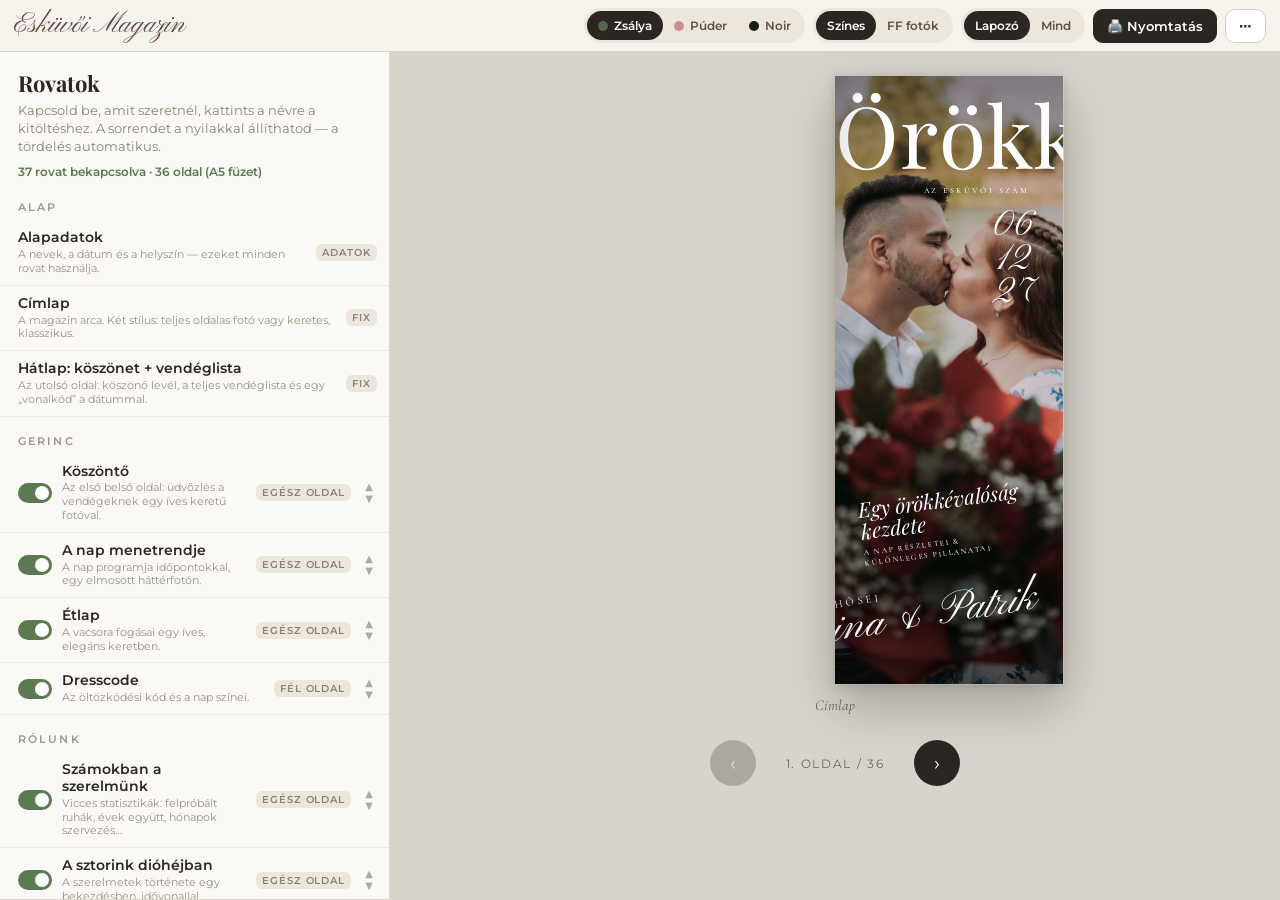
<file: magazin/index.html>
<!DOCTYPE html>
<html lang="hu">
<head>
<meta charset="UTF-8">
<meta name="viewport" content="width=device-width, initial-scale=1.0">
<title>Esküvői Magazin</title>
<link rel="icon" href="data:image/svg+xml,%3Csvg xmlns='http://www.w3.org/2000/svg' viewBox='0 0 100 100'%3E%3Ctext y='.9em' font-size='90'%3E💍%3C/text%3E%3C/svg%3E">
<link rel="stylesheet" href="css/fonts.css">
<link rel="stylesheet" href="css/magazin.css">
<link rel="stylesheet" href="css/app.css">
<style id="rovatCss"></style>
<style id="printCss"></style>
</head>
<body class="pal-sage">

<header class="appbar">
  <div class="brand">Esküvői Magazin</div>
  <div class="tools">
    <div class="seg" id="segPal"><button data-v="sage" class="on" title="Zsálya"><i style="background:#56664f"></i>Zsálya</button><button data-v="blush" title="Púder"><i style="background:#c9909a"></i>Púder</button><button data-v="noir" title="Fekete-fehér"><i style="background:#1b1b1b"></i>Noir</button></div>
    <div class="seg" id="segBw"><button data-v="0" class="on">Színes</button><button data-v="1">FF fotók</button></div>
    <div class="seg" id="segView"><button data-v="flip" class="on">Lapozó</button><button data-v="all">Mind</button></div>
    <div class="dm-wrap">
      <button class="btn pri" id="btnPrint">🖨️ Nyomtatás</button>
      <div class="dmenu" id="printMenu">
        <button data-print="booklet"><b>Füzet A4-re</b><small>2 oldal laponként, kétoldalas nyomtatás, összehajtva kész füzet</small></button>
        <button data-print="a5"><b>Oldalanként A5</b><small>nyomdának vagy PDF-be mentéshez</small></button>
      </div>
    </div>
    <div class="dm-wrap">
      <button class="btn" id="btnMore">⋯</button>
      <div class="dmenu" id="moreMenu">
        <button id="btnExport"><b>💾 Mentés fájlba</b><small>a teljes projekt, képekkel együtt</small></button>
        <button id="btnImport"><b>📂 Megnyitás fájlból</b></button>
        <button id="btnSample"><b>↺ Mintaadatok visszaállítása</b><small>minden mező a mintára áll vissza</small></button>
        <button id="btnEmpty"><b>✕ Üres kezdés</b><small>minden szöveg és kép törlése</small></button>
      </div>
    </div>
  </div>
  <button class="btn mob-only" id="btnTools">⚙</button>
  <button class="btn pri mob-only" id="btnPanel">✎ Szerkesztés</button>
</header>

<div class="wrap">
  <aside class="panel" id="panel"><div id="panelIn"></div></aside>
  <main class="preview" id="preview"></main>
</div>

<div id="print"></div>
<input type="file" id="fileImg" accept="image/*" hidden>
<input type="file" id="fileImgs" accept="image/*" multiple hidden>
<input type="file" id="fileJson" accept=".json,application/json" hidden>
<div class="toast" id="toast"></div>

<script type="module" src="js/main.js"></script>
</body>
</html>
</file>
<file: magazin/css/fonts.css>
/* Saját tárhelyről kiszolgált betűk (latin + latin-ext a magyar ő/ű miatt). Forrás: Fontsource, OFL licenc. */
@font-face {
  font-family: 'Sacramento';
  font-style: normal;
  font-display:block;
  font-weight: 400;
  src:url(../fonts/sacramento-latin-ext-400-normal.woff2) format("woff2");
  unicode-range: U+0100-02BA,U+02BD-02C5,U+02C7-02CC,U+02CE-02D7,U+02DD-02FF,U+0304,U+0308,U+0329,U+1D00-1DBF,U+1E00-1E9F,U+1EF2-1EFF,U+2020,U+20A0-20AB,U+20AD-20C0,U+2113,U+2C60-2C7F,U+A720-A7FF;
}
@font-face {
  font-family: 'Sacramento';
  font-style: normal;
  font-display:block;
  font-weight: 400;
  src:url(../fonts/sacramento-latin-400-normal.woff2) format("woff2");
  unicode-range: U+0000-00FF,U+0131,U+0152-0153,U+02BB-02BC,U+02C6,U+02DA,U+02DC,U+0304,U+0308,U+0329,U+2000-206F,U+20AC,U+2122,U+2191,U+2193,U+2212,U+2215,U+FEFF,U+FFFD;
}
@font-face {
  font-family: 'Pinyon Script';
  font-style: normal;
  font-display:block;
  font-weight: 400;
  src:url(../fonts/pinyon-script-latin-ext-400-normal.woff2) format("woff2");
  unicode-range: U+0100-02BA,U+02BD-02C5,U+02C7-02CC,U+02CE-02D7,U+02DD-02FF,U+0304,U+0308,U+0329,U+1D00-1DBF,U+1E00-1E9F,U+1EF2-1EFF,U+2020,U+20A0-20AB,U+20AD-20C0,U+2113,U+2C60-2C7F,U+A720-A7FF;
}
@font-face {
  font-family: 'Pinyon Script';
  font-style: normal;
  font-display:block;
  font-weight: 400;
  src:url(../fonts/pinyon-script-latin-400-normal.woff2) format("woff2");
  unicode-range: U+0000-00FF,U+0131,U+0152-0153,U+02BB-02BC,U+02C6,U+02DA,U+02DC,U+0304,U+0308,U+0329,U+2000-206F,U+20AC,U+2122,U+2191,U+2193,U+2212,U+2215,U+FEFF,U+FFFD;
}
@font-face {
  font-family: 'Cormorant Garamond';
  font-style: normal;
  font-display:block;
  font-weight: 400;
  src:url(../fonts/cormorant-garamond-latin-ext-400-normal.woff2) format("woff2");
  unicode-range: U+0100-02BA,U+02BD-02C5,U+02C7-02CC,U+02CE-02D7,U+02DD-02FF,U+0304,U+0308,U+0329,U+1D00-1DBF,U+1E00-1E9F,U+1EF2-1EFF,U+2020,U+20A0-20AB,U+20AD-20C0,U+2113,U+2C60-2C7F,U+A720-A7FF;
}
@font-face {
  font-family: 'Cormorant Garamond';
  font-style: normal;
  font-display:block;
  font-weight: 400;
  src:url(../fonts/cormorant-garamond-latin-400-normal.woff2) format("woff2");
  unicode-range: U+0000-00FF,U+0131,U+0152-0153,U+02BB-02BC,U+02C6,U+02DA,U+02DC,U+0304,U+0308,U+0329,U+2000-206F,U+20AC,U+2122,U+2191,U+2193,U+2212,U+2215,U+FEFF,U+FFFD;
}
@font-face {
  font-family: 'Cormorant Garamond';
  font-style: normal;
  font-display:block;
  font-weight: 500;
  src:url(../fonts/cormorant-garamond-latin-ext-500-normal.woff2) format("woff2");
  unicode-range: U+0100-02BA,U+02BD-02C5,U+02C7-02CC,U+02CE-02D7,U+02DD-02FF,U+0304,U+0308,U+0329,U+1D00-1DBF,U+1E00-1E9F,U+1EF2-1EFF,U+2020,U+20A0-20AB,U+20AD-20C0,U+2113,U+2C60-2C7F,U+A720-A7FF;
}
@font-face {
  font-family: 'Cormorant Garamond';
  font-style: normal;
  font-display:block;
  font-weight: 500;
  src:url(../fonts/cormorant-garamond-latin-500-normal.woff2) format("woff2");
  unicode-range: U+0000-00FF,U+0131,U+0152-0153,U+02BB-02BC,U+02C6,U+02DA,U+02DC,U+0304,U+0308,U+0329,U+2000-206F,U+20AC,U+2122,U+2191,U+2193,U+2212,U+2215,U+FEFF,U+FFFD;
}
@font-face {
  font-family: 'Cormorant Garamond';
  font-style: normal;
  font-display:block;
  font-weight: 600;
  src:url(../fonts/cormorant-garamond-latin-ext-600-normal.woff2) format("woff2");
  unicode-range: U+0100-02BA,U+02BD-02C5,U+02C7-02CC,U+02CE-02D7,U+02DD-02FF,U+0304,U+0308,U+0329,U+1D00-1DBF,U+1E00-1E9F,U+1EF2-1EFF,U+2020,U+20A0-20AB,U+20AD-20C0,U+2113,U+2C60-2C7F,U+A720-A7FF;
}
@font-face {
  font-family: 'Cormorant Garamond';
  font-style: normal;
  font-display:block;
  font-weight: 600;
  src:url(../fonts/cormorant-garamond-latin-600-normal.woff2) format("woff2");
  unicode-range: U+0000-00FF,U+0131,U+0152-0153,U+02BB-02BC,U+02C6,U+02DA,U+02DC,U+0304,U+0308,U+0329,U+2000-206F,U+20AC,U+2122,U+2191,U+2193,U+2212,U+2215,U+FEFF,U+FFFD;
}
@font-face {
  font-family: 'Cormorant Garamond';
  font-style: italic;
  font-display:block;
  font-weight: 400;
  src:url(../fonts/cormorant-garamond-latin-ext-400-italic.woff2) format("woff2");
  unicode-range: U+0100-02BA,U+02BD-02C5,U+02C7-02CC,U+02CE-02D7,U+02DD-02FF,U+0304,U+0308,U+0329,U+1D00-1DBF,U+1E00-1E9F,U+1EF2-1EFF,U+2020,U+20A0-20AB,U+20AD-20C0,U+2113,U+2C60-2C7F,U+A720-A7FF;
}
@font-face {
  font-family: 'Cormorant Garamond';
  font-style: italic;
  font-display:block;
  font-weight: 400;
  src:url(../fonts/cormorant-garamond-latin-400-italic.woff2) format("woff2");
  unicode-range: U+0000-00FF,U+0131,U+0152-0153,U+02BB-02BC,U+02C6,U+02DA,U+02DC,U+0304,U+0308,U+0329,U+2000-206F,U+20AC,U+2122,U+2191,U+2193,U+2212,U+2215,U+FEFF,U+FFFD;
}
@font-face {
  font-family: 'Playfair Display';
  font-style: normal;
  font-display:block;
  font-weight: 400;
  src:url(../fonts/playfair-display-latin-ext-400-normal.woff2) format("woff2");
  unicode-range: U+0100-02BA,U+02BD-02C5,U+02C7-02CC,U+02CE-02D7,U+02DD-02FF,U+0304,U+0308,U+0329,U+1D00-1DBF,U+1E00-1E9F,U+1EF2-1EFF,U+2020,U+20A0-20AB,U+20AD-20C0,U+2113,U+2C60-2C7F,U+A720-A7FF;
}
@font-face {
  font-family: 'Playfair Display';
  font-style: normal;
  font-display:block;
  font-weight: 400;
  src:url(../fonts/playfair-display-latin-400-normal.woff2) format("woff2");
  unicode-range: U+0000-00FF,U+0131,U+0152-0153,U+02BB-02BC,U+02C6,U+02DA,U+02DC,U+0304,U+0308,U+0329,U+2000-206F,U+20AC,U+2122,U+2191,U+2193,U+2212,U+2215,U+FEFF,U+FFFD;
}
@font-face {
  font-family: 'Playfair Display';
  font-style: normal;
  font-display:block;
  font-weight: 700;
  src:url(../fonts/playfair-display-latin-ext-700-normal.woff2) format("woff2");
  unicode-range: U+0100-02BA,U+02BD-02C5,U+02C7-02CC,U+02CE-02D7,U+02DD-02FF,U+0304,U+0308,U+0329,U+1D00-1DBF,U+1E00-1E9F,U+1EF2-1EFF,U+2020,U+20A0-20AB,U+20AD-20C0,U+2113,U+2C60-2C7F,U+A720-A7FF;
}
@font-face {
  font-family: 'Playfair Display';
  font-style: normal;
  font-display:block;
  font-weight: 700;
  src:url(../fonts/playfair-display-latin-700-normal.woff2) format("woff2");
  unicode-range: U+0000-00FF,U+0131,U+0152-0153,U+02BB-02BC,U+02C6,U+02DA,U+02DC,U+0304,U+0308,U+0329,U+2000-206F,U+20AC,U+2122,U+2191,U+2193,U+2212,U+2215,U+FEFF,U+FFFD;
}
@font-face {
  font-family: 'Playfair Display';
  font-style: normal;
  font-display:block;
  font-weight: 800;
  src:url(../fonts/playfair-display-latin-ext-800-normal.woff2) format("woff2");
  unicode-range: U+0100-02BA,U+02BD-02C5,U+02C7-02CC,U+02CE-02D7,U+02DD-02FF,U+0304,U+0308,U+0329,U+1D00-1DBF,U+1E00-1E9F,U+1EF2-1EFF,U+2020,U+20A0-20AB,U+20AD-20C0,U+2113,U+2C60-2C7F,U+A720-A7FF;
}
@font-face {
  font-family: 'Playfair Display';
  font-style: normal;
  font-display:block;
  font-weight: 800;
  src:url(../fonts/playfair-display-latin-800-normal.woff2) format("woff2");
  unicode-range: U+0000-00FF,U+0131,U+0152-0153,U+02BB-02BC,U+02C6,U+02DA,U+02DC,U+0304,U+0308,U+0329,U+2000-206F,U+20AC,U+2122,U+2191,U+2193,U+2212,U+2215,U+FEFF,U+FFFD;
}
@font-face {
  font-family: 'Playfair Display';
  font-style: italic;
  font-display:block;
  font-weight: 400;
  src:url(../fonts/playfair-display-latin-ext-400-italic.woff2) format("woff2");
  unicode-range: U+0100-02BA,U+02BD-02C5,U+02C7-02CC,U+02CE-02D7,U+02DD-02FF,U+0304,U+0308,U+0329,U+1D00-1DBF,U+1E00-1E9F,U+1EF2-1EFF,U+2020,U+20A0-20AB,U+20AD-20C0,U+2113,U+2C60-2C7F,U+A720-A7FF;
}
@font-face {
  font-family: 'Playfair Display';
  font-style: italic;
  font-display:block;
  font-weight: 400;
  src:url(../fonts/playfair-display-latin-400-italic.woff2) format("woff2");
  unicode-range: U+0000-00FF,U+0131,U+0152-0153,U+02BB-02BC,U+02C6,U+02DA,U+02DC,U+0304,U+0308,U+0329,U+2000-206F,U+20AC,U+2122,U+2191,U+2193,U+2212,U+2215,U+FEFF,U+FFFD;
}
@font-face {
  font-family: 'Playfair Display';
  font-style: italic;
  font-display:block;
  font-weight: 700;
  src:url(../fonts/playfair-display-latin-ext-700-italic.woff2) format("woff2");
  unicode-range: U+0100-02BA,U+02BD-02C5,U+02C7-02CC,U+02CE-02D7,U+02DD-02FF,U+0304,U+0308,U+0329,U+1D00-1DBF,U+1E00-1E9F,U+1EF2-1EFF,U+2020,U+20A0-20AB,U+20AD-20C0,U+2113,U+2C60-2C7F,U+A720-A7FF;
}
@font-face {
  font-family: 'Playfair Display';
  font-style: italic;
  font-display:block;
  font-weight: 700;
  src:url(../fonts/playfair-display-latin-700-italic.woff2) format("woff2");
  unicode-range: U+0000-00FF,U+0131,U+0152-0153,U+02BB-02BC,U+02C6,U+02DA,U+02DC,U+0304,U+0308,U+0329,U+2000-206F,U+20AC,U+2122,U+2191,U+2193,U+2212,U+2215,U+FEFF,U+FFFD;
}
@font-face {
  font-family: 'Montserrat';
  font-style: normal;
  font-display:block;
  font-weight: 400;
  src:url(../fonts/montserrat-latin-ext-400-normal.woff2) format("woff2");
  unicode-range: U+0100-02BA,U+02BD-02C5,U+02C7-02CC,U+02CE-02D7,U+02DD-02FF,U+0304,U+0308,U+0329,U+1D00-1DBF,U+1E00-1E9F,U+1EF2-1EFF,U+2020,U+20A0-20AB,U+20AD-20C0,U+2113,U+2C60-2C7F,U+A720-A7FF;
}
@font-face {
  font-family: 'Montserrat';
  font-style: normal;
  font-display:block;
  font-weight: 400;
  src:url(../fonts/montserrat-latin-400-normal.woff2) format("woff2");
  unicode-range: U+0000-00FF,U+0131,U+0152-0153,U+02BB-02BC,U+02C6,U+02DA,U+02DC,U+0304,U+0308,U+0329,U+2000-206F,U+20AC,U+2122,U+2191,U+2193,U+2212,U+2215,U+FEFF,U+FFFD;
}
@font-face {
  font-family: 'Montserrat';
  font-style: normal;
  font-display:block;
  font-weight: 600;
  src:url(../fonts/montserrat-latin-ext-600-normal.woff2) format("woff2");
  unicode-range: U+0100-02BA,U+02BD-02C5,U+02C7-02CC,U+02CE-02D7,U+02DD-02FF,U+0304,U+0308,U+0329,U+1D00-1DBF,U+1E00-1E9F,U+1EF2-1EFF,U+2020,U+20A0-20AB,U+20AD-20C0,U+2113,U+2C60-2C7F,U+A720-A7FF;
}
@font-face {
  font-family: 'Montserrat';
  font-style: normal;
  font-display:block;
  font-weight: 600;
  src:url(../fonts/montserrat-latin-600-normal.woff2) format("woff2");
  unicode-range: U+0000-00FF,U+0131,U+0152-0153,U+02BB-02BC,U+02C6,U+02DA,U+02DC,U+0304,U+0308,U+0329,U+2000-206F,U+20AC,U+2122,U+2191,U+2193,U+2212,U+2215,U+FEFF,U+FFFD;
}
</file>
<file: magazin/css/magazin.css>
/* =========================================================
   MAGAZIN-OLDALAK — közös stílusok
   A rovatok saját stílusa a rovat-fájlokban van (css exporttal).
   Oldal: A5 = 560×794 px (96 dpi-n 148×210 mm).
   ========================================================= */
.pal-sage {--paper:#f4f2ea;--paper2:#eae9de;--ink:#2e372e;--accent:#56664f;--soft:#7f8975;--band:#e2e5d6;--band2:#d5dac6;--heart:#d9dcbf;--tint:rgba(34,44,34,.58);--line:#b9bfaa;--frame:#e7e3d3;--dark:#2e372e}
.pal-blush{--paper:#fdf9f7;--paper2:#f7ecea;--ink:#3a2e2f;--accent:#a96a74;--soft:#a58d90;--band:#f4e1e1;--band2:#ecd0d1;--heart:#e9ddc6;--tint:rgba(66,40,44,.52);--line:#d8b9bc;--frame:#f1dcdc;--dark:#4a3537}
.pal-noir {--paper:#fbfaf7;--paper2:#efeeea;--ink:#1b1b1b;--accent:#1b1b1b;--soft:#77746e;--band:#ebe9e4;--band2:#dcd9d2;--heart:#e2dfd8;--tint:rgba(15,15,15,.6);--line:#b8b4ac;--frame:#e4e1da;--dark:#151515}
.bw .ph i{filter:grayscale(1) contrast(1.06)}

.page{width:560px;height:794px;background:var(--paper);position:relative;overflow:hidden;color:var(--ink);
  font-family:'Cormorant Garamond',Georgia,serif;font-variant-numeric:lining-nums;font-size:13.5px;line-height:1.45;-webkit-print-color-adjust:exact;print-color-adjust:exact}
.page *{box-sizing:border-box}
.page::before{content:"";position:absolute;inset:0;pointer-events:none;z-index:60;opacity:.45;
  background:url("data:image/svg+xml,%3Csvg xmlns='http://www.w3.org/2000/svg' width='160' height='160'%3E%3Cfilter id='n'%3E%3CfeTurbulence baseFrequency='.8' numOctaves='3'/%3E%3CfeColorMatrix values='0 0 0 0 .3 0 0 0 0 .25 0 0 0 0 .2 0 0 0 .05 0'/%3E%3C/filter%3E%3Crect width='160' height='160' filter='url(%23n)'/%3E%3C/svg%3E")}
.page p{margin:0 0 .55em}.page p:last-child{margin-bottom:0}
.folio{position:absolute;bottom:16px;font-size:10px;letter-spacing:.2em;color:var(--soft);z-index:5}
.page.l .folio{left:30px}.page.r .folio{right:30px}

/* tipográfia */
.script{font-family:'Sacramento',cursive;font-weight:400;line-height:1;color:var(--ink)}
.script2{font-family:'Pinyon Script',cursive;font-weight:400;line-height:1.1}
.caps{text-transform:uppercase;letter-spacing:.2em;font-weight:500}
.disp{font-family:'Playfair Display',Georgia,serif}
.acc{color:var(--accent)}.soft{color:var(--soft)}
.ttl{position:absolute;top:28px;left:34px;font-size:60px}
.ttl.c{left:0;right:0;text-align:center}
.kick{font-size:10.5px;letter-spacing:.26em;text-transform:uppercase;color:var(--soft);font-weight:500}
.abs{position:absolute}
.fit{overflow:hidden}
.just{text-align:justify;hyphens:auto;-webkit-hyphens:auto}
.divider{display:flex;align-items:center;justify-content:center;gap:10px;color:var(--soft);font-size:13px}
.divider i{display:block;width:64px;height:1px;background:var(--line)}

/* fotók */
.ph{position:relative;overflow:hidden;background:var(--band)}
.ph i{position:absolute;inset:0;background-size:cover;background-repeat:no-repeat}
.ph.none{background:linear-gradient(135deg,var(--band) 0,var(--band2) 100%);display:flex;align-items:center;justify-content:center}
.ph.none::after{content:"";position:absolute;inset:0;opacity:.35;background:repeating-linear-gradient(135deg,transparent 0 9px,rgba(255,255,255,.5) 9px 10px)}
.ph-hint{position:relative;z-index:1;font-family:'Montserrat',sans-serif;font-size:9px;letter-spacing:.24em;text-transform:uppercase;color:var(--soft)}
.framed{padding:7px;background:var(--frame)}
.framed>.ph{width:100%;height:100%}
.polaroid{background:#fff;padding:9px 9px 34px;box-shadow:0 6px 14px -6px rgba(0,0,0,.35)}
.polaroid>.ph{width:100%;height:100%}

/* kerek portré */
.av{border-radius:50%;padding:4px;background:var(--band2);flex-shrink:0;width:60px;height:60px}
.av>.ph,.av>.mono{width:100%;height:100%;border-radius:50%}
.av .mono{display:flex;align-items:center;justify-content:center;font-family:'Playfair Display',serif;font-style:italic;font-size:21px;color:var(--accent);
  background:radial-gradient(circle at 35% 30%,var(--paper) 0,var(--band) 100%)}

/* fél oldalas blokkok */
.half{position:absolute;left:0;right:0;height:397px;overflow:hidden}
.half.top{top:0}.half.bot{top:397px}
.half-sep{position:absolute;left:60px;right:60px;top:396px;height:1px;background:var(--line);z-index:4}
.half-sep::after{content:"♡";position:absolute;left:50%;top:-10px;transform:translateX(-50%);background:var(--paper);padding:0 10px;color:var(--soft);font-size:13px}
.half .ttl{top:22px;font-size:48px}

/* szerkesztő: kiemelés (nyomtatásban nem látszik) */
.page[data-rovat]{cursor:pointer}
.sel-hl{outline:3px solid #c9708a;outline-offset:-3px}
@media print{.ph-hint{display:none}.sel-hl{outline:none}}
</file>
<file: magazin/css/app.css>
/* =========================================================
   SZERKESZTŐ FELÜLET
   ========================================================= */
*{box-sizing:border-box}
html,body{margin:0;height:100%}
body{font-family:'Montserrat',system-ui,sans-serif;color:#2b2622;background:#d8d4cc;-webkit-tap-highlight-color:transparent}
button,input,textarea,select{font-family:inherit}
button{cursor:pointer}

.appbar{position:sticky;top:0;z-index:30;display:flex;align-items:center;gap:12px;padding:8px 14px;background:rgba(248,245,239,.94);backdrop-filter:blur(10px);border-bottom:1px solid #d9d2c6}
.brand{font-family:'Pinyon Script',cursive;font-size:28px;color:#5c4a40;white-space:nowrap;line-height:1}
.tools{display:flex;align-items:center;gap:8px;flex-wrap:wrap;margin-left:auto}
.seg{display:flex;background:#ece6dc;border-radius:999px;padding:3px}
.seg button{border:none;background:transparent;border-radius:999px;padding:7px 11px;font-size:12px;font-weight:600;color:#5b544a;display:flex;align-items:center;gap:6px;white-space:nowrap}
.seg button i{width:10px;height:10px;border-radius:50%;display:inline-block}
.seg button.on{background:#2b2622;color:#fff}
.btn{border:1px solid #d6cdbf;background:#fff;border-radius:10px;padding:8px 13px;font-size:13px;font-weight:600;color:#2b2622;white-space:nowrap}
.btn.pri{background:#2b2622;border-color:#2b2622;color:#fff}
.btn.sm{padding:5px 9px;font-size:12px;border-radius:8px}
.btn.ghost{background:transparent}
.dm-wrap{position:relative}
.dmenu{display:none;position:absolute;right:0;top:calc(100% + 6px);background:#fff;border-radius:14px;box-shadow:0 18px 40px -12px rgba(0,0,0,.35);padding:6px;min-width:270px;z-index:40}
.dmenu.on{display:block}
.dmenu button{display:block;width:100%;text-align:left;border:none;background:none;padding:10px 12px;border-radius:10px;font-size:13.5px}
.dmenu button:hover{background:#f4efe8}
.dmenu small{display:block;color:#8b8274;font-size:11.5px;margin-top:2px;font-weight:400}
.mob-only{display:none}

.wrap{display:flex;height:calc(100vh - 53px)}
.panel{width:390px;flex-shrink:0;background:#fbf9f5;border-right:1px solid #ddd5c9;overflow-y:auto}
.preview{flex:1;overflow:auto;padding:24px 16px 60px;display:flex;flex-direction:column;align-items:center;gap:36px}

/* rovatlista */
.grp-h{font-size:10.5px;font-weight:700;letter-spacing:.2em;text-transform:uppercase;color:#a0968a;padding:18px 18px 6px}
.ri{display:flex;align-items:center;gap:10px;padding:9px 12px 9px 18px;border-bottom:1px solid #efe9e0;cursor:pointer}
.ri:hover{background:#f4efe8}
.ri.off .rt{color:#a9a197}
.ri .rt{flex:1;font-size:13.5px;font-weight:600;line-height:1.25}
.ri .rt small{display:block;font-weight:400;font-size:11px;color:#9a9084;margin-top:2px}
.ri .sz{font-size:9.5px;font-weight:700;letter-spacing:.1em;text-transform:uppercase;color:#8b8274;background:#ece6dc;border-radius:6px;padding:3px 6px;white-space:nowrap}
.ri .mv{display:flex;flex-direction:column}
.ri .mv button{border:none;background:none;font-size:10px;color:#aaa;padding:0 4px;line-height:1.2}
.ri .mv button:hover{color:#2b2622}
.tgl{position:relative;width:34px;height:20px;flex-shrink:0}
.tgl input{opacity:0;width:0;height:0}
.tgl span{position:absolute;inset:0;background:#d9d1c5;border-radius:20px;transition:.2s}
.tgl span::before{content:"";position:absolute;left:3px;top:3px;width:14px;height:14px;border-radius:50%;background:#fff;transition:.2s}
.tgl input:checked+span{background:#5c7a52}
.tgl input:checked+span::before{transform:translateX(14px)}
.list-head{padding:16px 18px 4px}
.list-head h2{margin:0;font-family:'Playfair Display',serif;font-size:22px}
.list-head p{margin:4px 0 0;font-size:12.5px;color:#8b8274;line-height:1.45}
.stats{font-size:12px;color:#5c7a52;font-weight:600;margin-top:8px}

/* űrlap */
.fh{position:sticky;top:0;background:#fbf9f5;z-index:2;padding:12px 16px;border-bottom:1px solid #e6dfd4;display:flex;align-items:center;gap:10px}
.fh h2{flex:1;margin:0;font-family:'Playfair Display',serif;font-size:19px;line-height:1.15}
.fdesc{padding:12px 18px 0;font-size:12.5px;color:#8b8274;line-height:1.45}
.form{padding:8px 18px 40px}
.fld{margin:14px 0 0}
.fld>label{display:block;font-size:11.5px;font-weight:700;color:#6e665b;margin-bottom:5px;letter-spacing:.02em}
.fld .hint{font-size:11.5px;color:#a0968a;margin-top:4px}
.fld input[type=text],.fld input[type=date],.fld textarea,.fld select{width:100%;border:1.5px solid #e3dbcf;background:#fff;border-radius:10px;padding:9px 11px;font-size:14.5px;color:#2b2622;font-family:'Cormorant Garamond',Georgia,serif;font-weight:500}
.fld textarea{resize:vertical;line-height:1.4}
.fld input:focus,.fld textarea:focus,.fld select:focus{outline:none;border-color:#b0727b}
.fld input[type=color]{width:44px;height:36px;border:1.5px solid #e3dbcf;border-radius:10px;padding:2px;background:#fff}
.rowbox{border:1.5px solid #ece5da;border-radius:12px;padding:8px 10px 10px;margin:8px 0;background:#fff;position:relative}
.rowbox .rhd{display:flex;align-items:center;gap:6px;font-size:10.5px;font-weight:700;color:#a0968a;letter-spacing:.14em;text-transform:uppercase}
.rowbox .rhd span{flex:1}
.rowbox .rhd button{border:none;background:none;color:#aaa;font-size:13px;padding:2px 5px}
.rowbox .rhd button:hover{color:#2b2622}
.rowbox .sub{display:flex;flex-wrap:wrap;gap:6px 8px}
.rowbox .sub .fld{margin:6px 0 0;flex:1 1 100%}
.rowbox .sub .fld.w{flex:0 0 auto}
.rowbox .sub .fld>label{font-size:10.5px;margin-bottom:3px}
.rowbox .sub input[type=text]{padding:7px 9px;font-size:14px}
.addrow{width:100%;border:1.5px dashed #d6cdbf;background:transparent;border-radius:10px;padding:9px;font-size:13px;font-weight:600;color:#8b8274;margin-top:4px}
.addrow:hover{border-color:#b0727b;color:#2b2622}
.phf{display:flex;gap:10px;align-items:center}
.phf .th{width:68px;height:68px;border-radius:10px;background:#ece6dc center/cover no-repeat;flex-shrink:0;border:1px solid #e3dbcf;display:flex;align-items:center;justify-content:center;color:#b5aa9c;font-size:20px}
.phf .ctl{display:flex;flex-wrap:wrap;gap:4px}
.phf .ctl .btn{padding:5px 8px;font-size:11.5px}
.phs{display:flex;flex-wrap:wrap;gap:8px}
.phs .it{position:relative}
.phs .it .th{width:64px;height:64px;border-radius:9px;background:#ece6dc center/cover no-repeat;border:1px solid #e3dbcf}
.phs .it b{position:absolute;top:-6px;right:-6px;width:20px;height:20px;border-radius:50%;background:#2b2622;color:#fff;font-size:11px;display:flex;align-items:center;justify-content:center;cursor:pointer}
.phs .add{width:64px;height:64px;border-radius:9px;border:1.5px dashed #d6cdbf;display:flex;align-items:center;justify-content:center;font-size:24px;color:#b5aa9c;cursor:pointer;background:none}
.chk{display:flex;align-items:center;gap:6px;font-size:13px;margin-top:6px}

/* előnézet */
.spread-wrap{position:relative;flex-shrink:0}
.spread{display:flex;transform-origin:0 0;filter:drop-shadow(0 26px 36px rgba(40,30,20,.26)) drop-shadow(0 3px 6px rgba(40,30,20,.16))}
.spread.single-r{padding-left:560px}.spread.single-l{padding-right:560px}
.spread.mob{padding:0!important}
.spread .page.l::after,.spread .page.r::after{content:"";position:absolute;top:0;bottom:0;width:38px;pointer-events:none;z-index:55}
.spread .page.l::after{right:0;background:linear-gradient(90deg,transparent,rgba(0,0,0,.08))}
.spread .page.r::after{left:0;background:linear-gradient(270deg,transparent,rgba(0,0,0,.1))}
.spread.turn{animation:turn .5s cubic-bezier(.2,.8,.2,1)}
@keyframes turn{from{opacity:0;translate:24px 0}to{opacity:1;translate:0 0}}
.spcap{font-family:'Cormorant Garamond',serif;font-style:italic;color:#6e665b;font-size:15px;margin-top:-24px;text-align:center}
.nav{display:flex;align-items:center;gap:14px;margin-top:-10px}
.nav button{width:46px;height:46px;border-radius:50%;border:none;background:#2b2622;color:#fff;font-size:20px}
.nav button:disabled{opacity:.25}
.nav .cnt{font-size:12px;letter-spacing:.14em;text-transform:uppercase;color:#6e665b;min-width:130px;text-align:center}
.preview .page{cursor:pointer}
.preview .page [data-rovat]:hover,.preview .page[data-rovat]:hover{outline:2px dashed rgba(176,114,123,.6);outline-offset:-2px}

.toast{position:fixed;left:50%;bottom:24px;transform:translateX(-50%);background:#2b2622;color:#fff;padding:10px 16px;border-radius:12px;font-size:13.5px;z-index:99;opacity:0;transition:.25s;pointer-events:none;max-width:90vw;text-align:center}
.toast.on{opacity:1}

#print{display:none}

@media (max-width:860px){
  .tools{display:none}
  .mob-only{display:inline-block;margin-left:auto}
  .appbar.tools-on .tools{display:flex;position:absolute;top:100%;left:0;right:0;background:#f8f5ef;padding:10px;border-bottom:1px solid #d9d2c6;justify-content:center}
  .panel{position:fixed;inset:53px 0 0 0;width:auto;z-index:25;transform:translateX(-100%);transition:transform .25s}
  .panel.on{transform:none}
  .wrap{height:auto;display:block}
  .preview{padding:18px 8px 60px}
}

@media print{
  body{background:#fff}
  .appbar,.wrap,.toast{display:none!important}
  #print{display:block}
}
</file>
